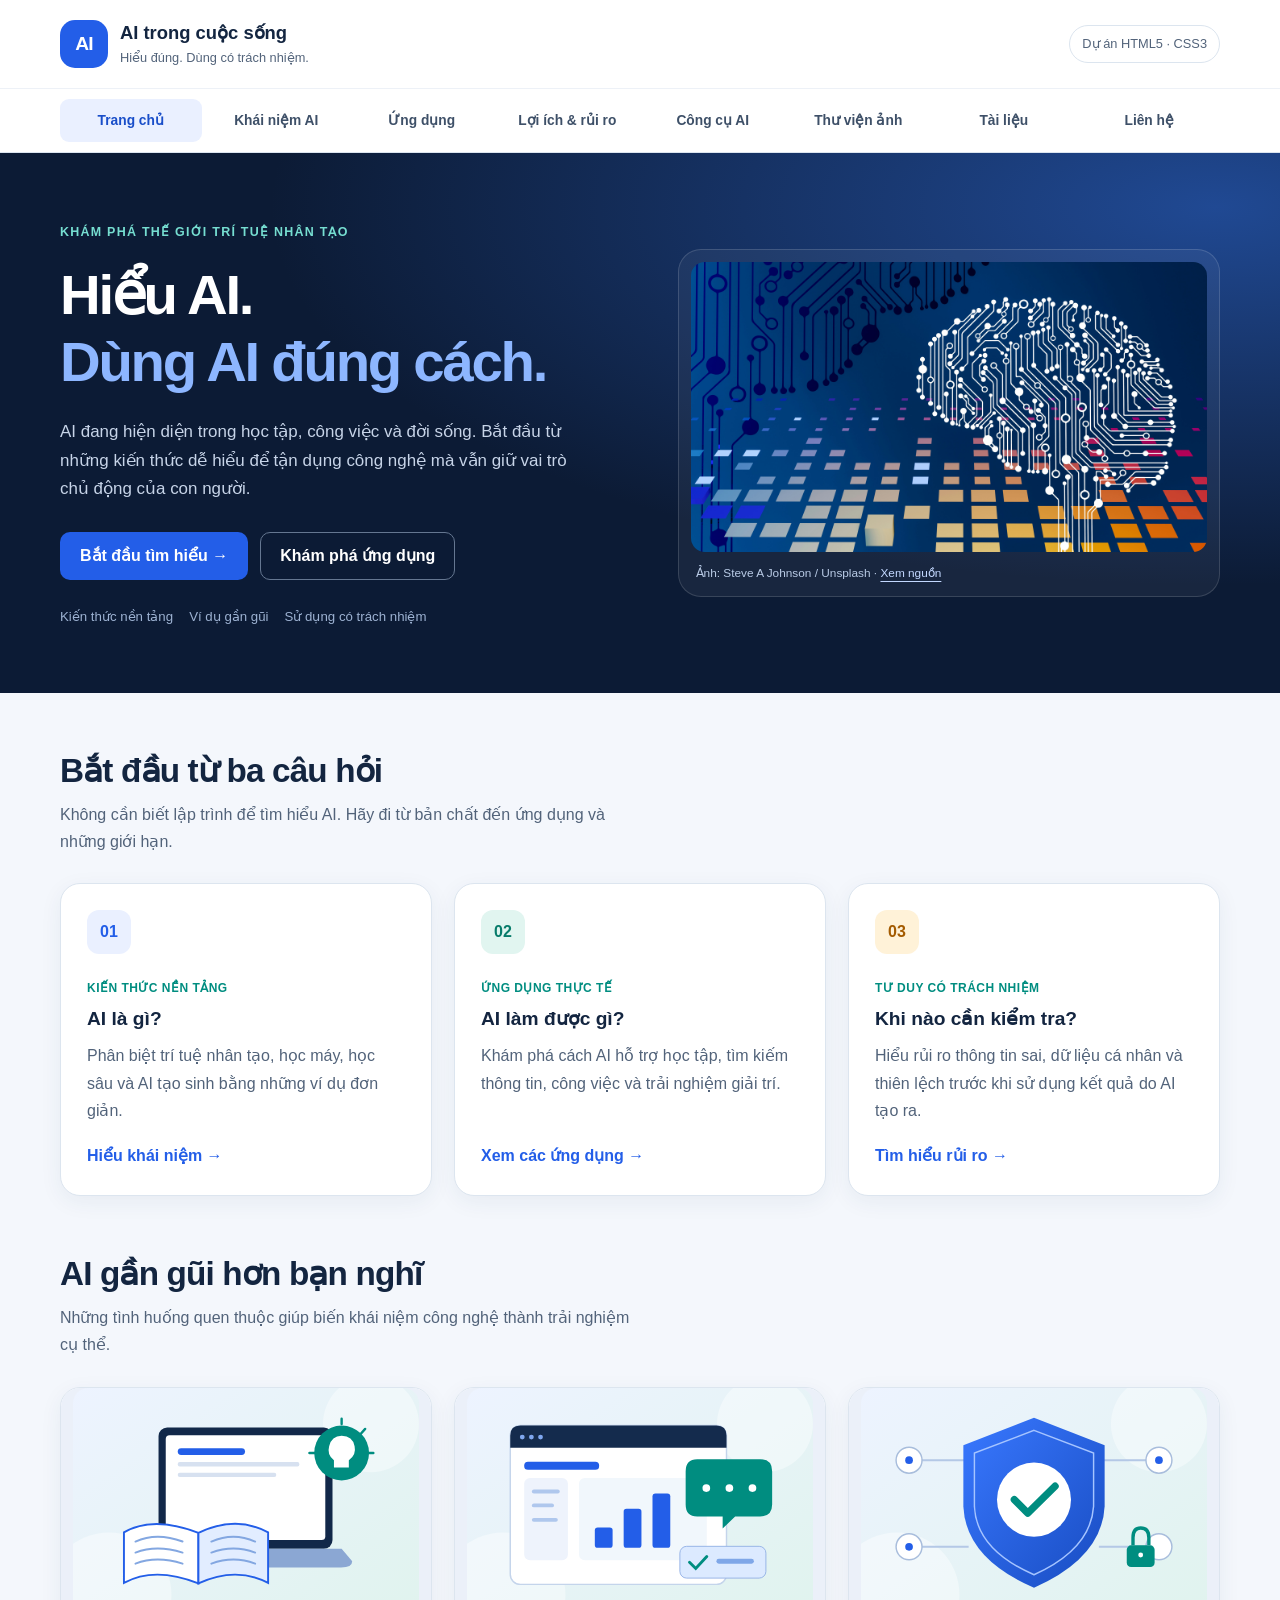
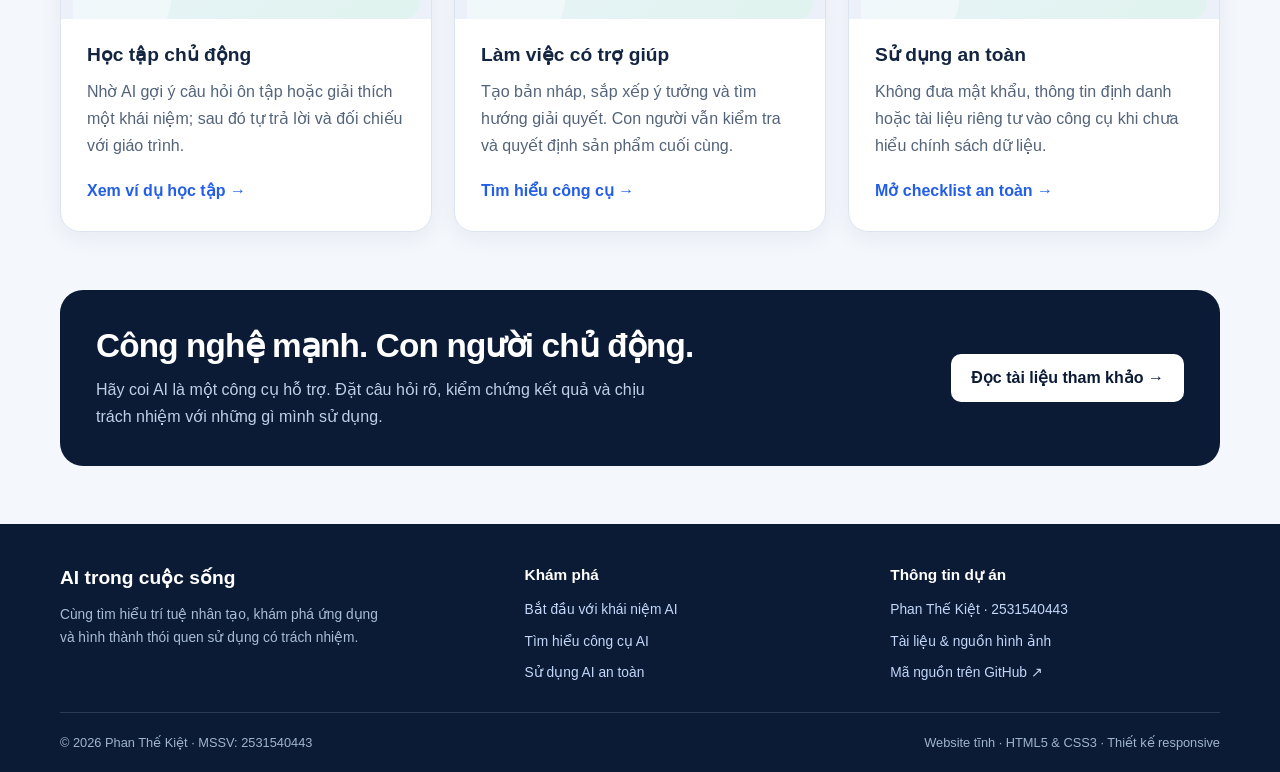
<file: index.html>
<!DOCTYPE html>
<html lang="vi">
<head>
  <meta charset="UTF-8">
  <meta name="viewport" content="width=device-width, initial-scale=1">
  <meta name="description" content="Khám phá khái niệm, ứng dụng, công cụ và cách sử dụng trí tuệ nhân tạo có trách nhiệm.">
  <title>Trang chủ | AI trong cuộc sống</title>
  <link rel="icon" href="images/ai-network.svg" type="image/svg+xml">
  <link rel="stylesheet" href="css/style.css">
</head>
<body>
  <a class="skip-link" href="#noi-dung">Bỏ qua menu, đến nội dung</a>
  <header class="site-header">
    <div class="container brand-row">
      <a class="brand" href="index.html" aria-label="AI trong cuộc sống — Trang chủ">
        <span class="brand-mark" aria-hidden="true">AI</span>
        <span class="brand-copy"><strong>AI trong cuộc sống</strong><small>Hiểu đúng. Dùng có trách nhiệm.</small></span>
      </a>
      <span class="project-badge">Dự án HTML5 · CSS3</span>
    </div>
    <nav class="site-nav" aria-label="Điều hướng chính">
      <ul class="container nav-list">
        <li><a href="index.html" aria-current="page">Trang chủ</a></li>
        <li><a href="khai-niem.html">Khái niệm AI</a></li>
        <li><a href="ung-dung.html">Ứng dụng</a></li>
        <li><a href="loi-ich-rui-ro.html">Lợi ích &amp; rủi ro</a></li>
        <li><a href="cong-cu-ai.html">Công cụ AI</a></li>
        <li><a href="thu-vien-anh.html">Thư viện ảnh</a></li>
        <li><a href="tai-lieu.html">Tài liệu</a></li>
        <li><a href="lien-he.html">Liên hệ</a></li>
      </ul>
    </nav>
  </header>
  <main id="noi-dung">
    <section class="home-hero">
      <div class="container hero-grid">
        <div>
          <span class="eyebrow">Khám phá thế giới trí tuệ nhân tạo</span>
          <h1>Hiểu AI.<br><span>Dùng AI đúng cách.</span></h1>
          <p class="hero-lead">AI đang hiện diện trong học tập, công việc và đời sống. Bắt đầu từ những kiến thức dễ hiểu để tận dụng công nghệ mà vẫn giữ vai trò chủ động của con người.</p>
          <div class="button-row">
            <a class="btn btn-primary" href="khai-niem.html">Bắt đầu tìm hiểu →</a>
            <a class="btn btn-outline" href="ung-dung.html">Khám phá ứng dụng</a>
          </div>
          <p class="hero-meta"><span>Kiến thức nền tảng</span><span>Ví dụ gần gũi</span><span>Sử dụng có trách nhiệm</span></p>
        </div>
        <figure class="hero-visual">
          <img src="images/ai-home.jpg" alt="Bảng mạch với chi tiết gợi hình bộ não, minh họa công nghệ trí tuệ nhân tạo" width="5120" height="2880" fetchpriority="high">
          <figcaption>Ảnh: Steve A Johnson / Unsplash · <a href="tai-lieu.html#nguon-hinh-anh">Xem nguồn</a></figcaption>
        </figure>
      </div>
    </section>
    <section class="section-space" id="bat-dau">
      <div class="container">
        <div class="section-heading"><div><h2>Bắt đầu từ ba câu hỏi</h2><p>Không cần biết lập trình để tìm hiểu AI. Hãy đi từ bản chất đến ứng dụng và những giới hạn.</p></div></div>
        <div class="card-grid">
          <article class="card">
            <span class="card-icon" aria-hidden="true">01</span>
            <span class="card-tag">Kiến thức nền tảng</span>
            <h3>AI là gì?</h3>
            <p>Phân biệt trí tuệ nhân tạo, học máy, học sâu và AI tạo sinh bằng những ví dụ đơn giản.</p>
            <a class="text-link" href="khai-niem.html">Hiểu khái niệm</a>
          </article>
          <article class="card">
            <span class="card-icon teal" aria-hidden="true">02</span>
            <span class="card-tag">Ứng dụng thực tế</span>
            <h3>AI làm được gì?</h3>
            <p>Khám phá cách AI hỗ trợ học tập, tìm kiếm thông tin, công việc và trải nghiệm giải trí.</p>
            <a class="text-link" href="ung-dung.html">Xem các ứng dụng</a>
          </article>
          <article class="card">
            <span class="card-icon amber" aria-hidden="true">03</span>
            <span class="card-tag">Tư duy có trách nhiệm</span>
            <h3>Khi nào cần kiểm tra?</h3>
            <p>Hiểu rủi ro thông tin sai, dữ liệu cá nhân và thiên lệch trước khi sử dụng kết quả do AI tạo ra.</p>
            <a class="text-link" href="loi-ich-rui-ro.html">Tìm hiểu rủi ro</a>
          </article>
        </div>
      </div>
    </section>
    <section class="section-space" id="gan-gui">
      <div class="container">
        <div class="section-heading"><div><h2>AI gần gũi hơn bạn nghĩ</h2><p>Những tình huống quen thuộc giúp biến khái niệm công nghệ thành trải nghiệm cụ thể.</p></div></div>
        <div class="card-grid">
          <article class="card">
            <div class="card-media"><img src="images/ai-learning.svg" alt="Máy tính và sách mở minh họa việc học có AI hỗ trợ" width="720" height="480" loading="lazy"></div>
            <h3>Học tập chủ động</h3>
            <p>Nhờ AI gợi ý câu hỏi ôn tập hoặc giải thích một khái niệm; sau đó tự trả lời và đối chiếu với giáo trình.</p>
            <a class="text-link" href="ung-dung.html#giao-duc">Xem ví dụ học tập</a>
          </article>
          <article class="card">
            <div class="card-media"><img src="images/ai-workspace.svg" alt="Cửa sổ công việc với biểu đồ và hội thoại AI" width="720" height="480" loading="lazy"></div>
            <h3>Làm việc có trợ giúp</h3>
            <p>Tạo bản nháp, sắp xếp ý tưởng và tìm hướng giải quyết. Con người vẫn kiểm tra và quyết định sản phẩm cuối cùng.</p>
            <a class="text-link" href="cong-cu-ai.html">Tìm hiểu công cụ</a>
          </article>
          <article class="card">
            <div class="card-media"><img src="images/ai-safe.svg" alt="Tấm khiên có dấu xác nhận minh họa việc dùng AI an toàn" width="720" height="480" loading="lazy"></div>
            <h3>Sử dụng an toàn</h3>
            <p>Không đưa mật khẩu, thông tin định danh hoặc tài liệu riêng tư vào công cụ khi chưa hiểu chính sách dữ liệu.</p>
            <a class="text-link" href="loi-ich-rui-ro.html#kiem-tra">Mở checklist an toàn</a>
          </article>
        </div>
      </div>
    </section>
    <section class="section-space">
      <div class="container">
        <div class="cta-band">
          <div><h2>Công nghệ mạnh. Con người chủ động.</h2><p>Hãy coi AI là một công cụ hỗ trợ. Đặt câu hỏi rõ, kiểm chứng kết quả và chịu trách nhiệm với những gì mình sử dụng.</p></div>
          <a class="btn btn-light" href="tai-lieu.html">Đọc tài liệu tham khảo →</a>
        </div>
      </div>
    </section>
  </main>
  <footer class="site-footer">
    <div class="container">
      <div class="footer-grid">
        <div>
          <h2>AI trong cuộc sống</h2>
          <p>Cùng tìm hiểu trí tuệ nhân tạo, khám phá ứng dụng và hình thành thói quen sử dụng có trách nhiệm.</p>
        </div>
        <div>
          <h3>Khám phá</h3>
          <ul>
            <li><a href="khai-niem.html">Bắt đầu với khái niệm AI</a></li>
            <li><a href="cong-cu-ai.html">Tìm hiểu công cụ AI</a></li>
            <li><a href="loi-ich-rui-ro.html">Sử dụng AI an toàn</a></li>
          </ul>
        </div>
        <div>
          <h3>Thông tin dự án</h3>
          <ul>
            <li><a href="lien-he.html">Phan Thế Kiệt · 2531540443</a></li>
            <li><a href="tai-lieu.html">Tài liệu &amp; nguồn hình ảnh</a></li>
            <li><a href="https://github.com/Tkittt/AI-Website" target="_blank" rel="noopener noreferrer">Mã nguồn trên GitHub ↗</a></li>
          </ul>
        </div>
      </div>
      <div class="footer-bottom">
        <p>&copy; 2026 Phan Thế Kiệt · MSSV: 2531540443</p>
        <p>Website tĩnh · HTML5 &amp; CSS3 · Thiết kế responsive</p>
      </div>
    </div>
  </footer>
</body>
</html>
</file>
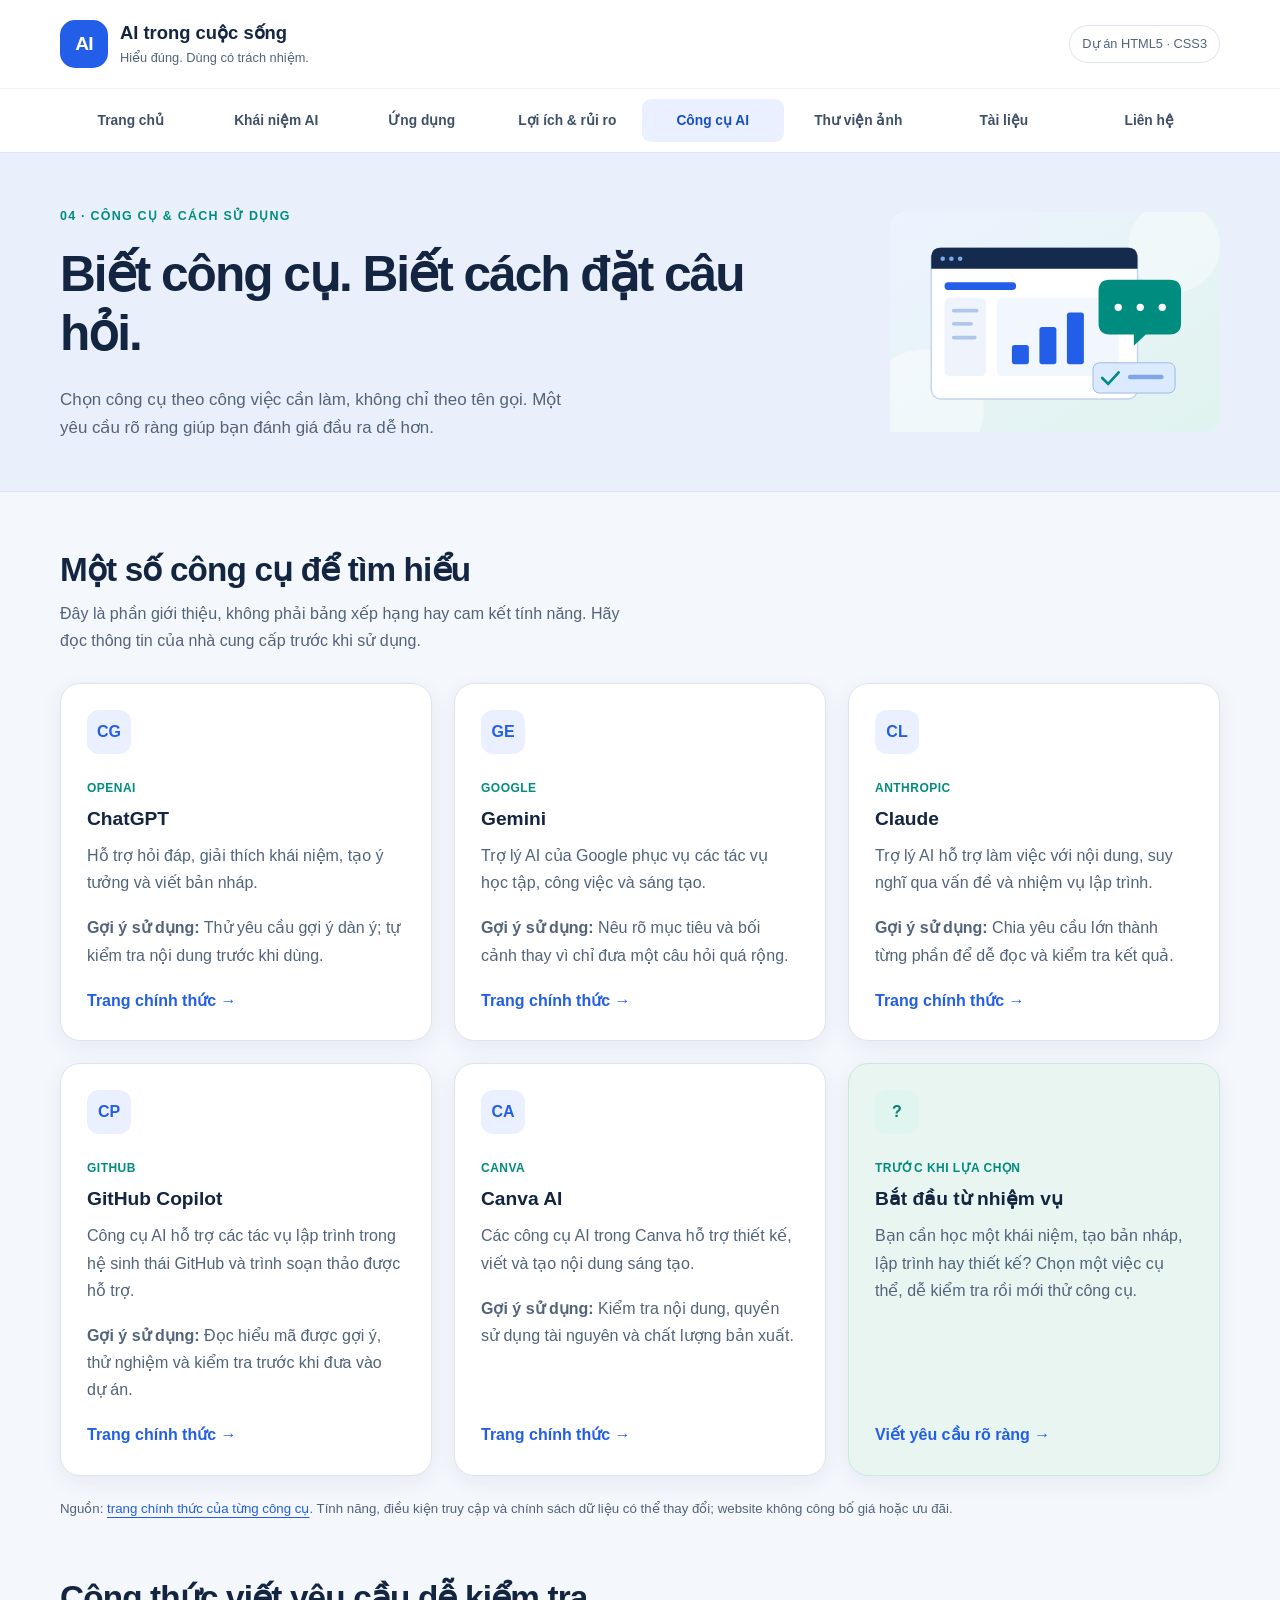
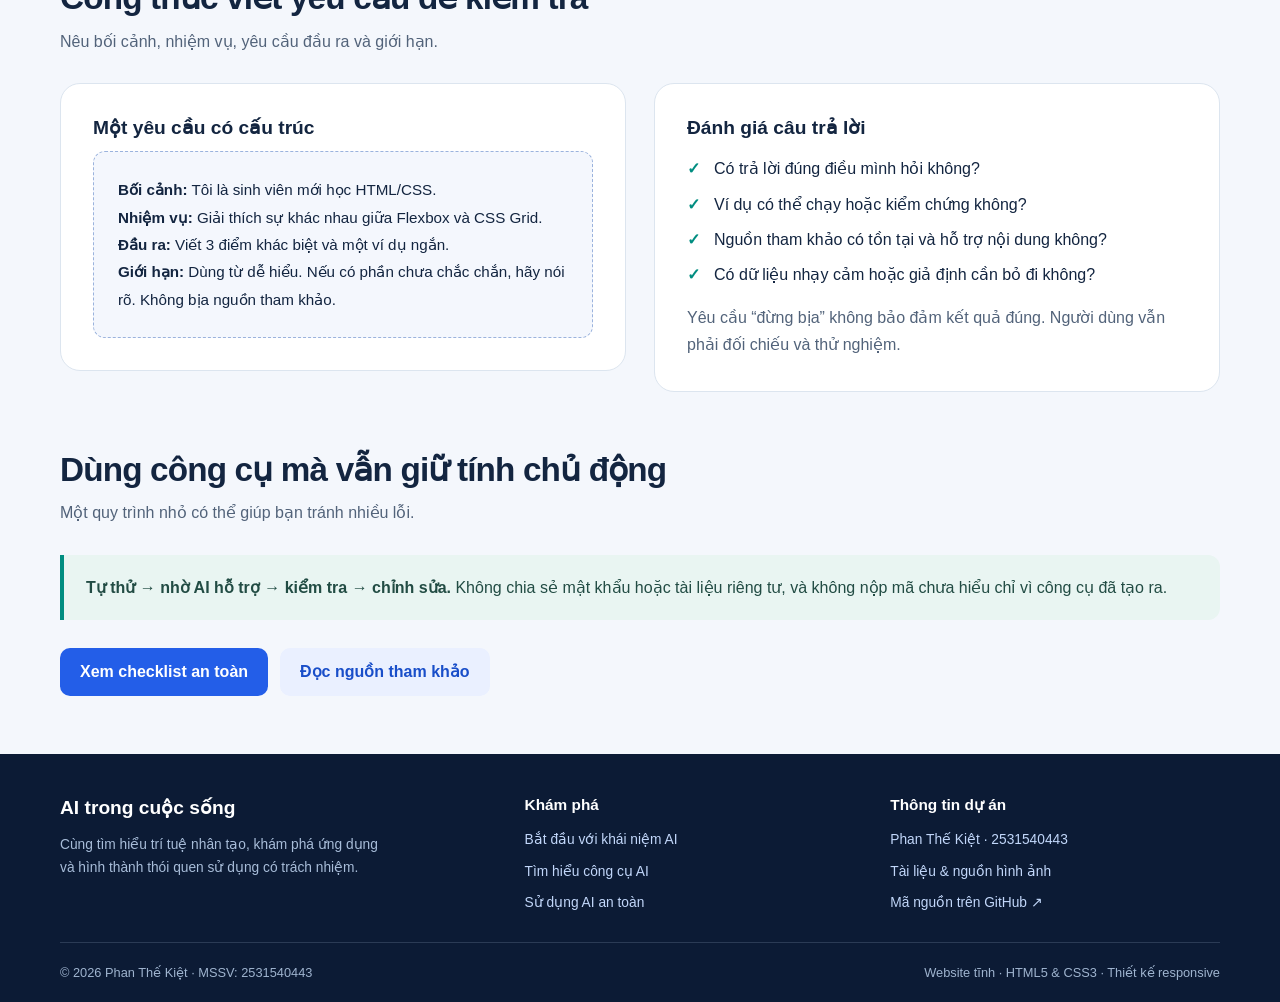
<file: cong-cu-ai.html>
<!DOCTYPE html>
<html lang="vi">
<head>
  <meta charset="UTF-8">
  <meta name="viewport" content="width=device-width, initial-scale=1">
  <meta name="description" content="Tìm hiểu một số công cụ AI, nguồn chính thức và cách viết yêu cầu có thể kiểm tra.">
  <title>Công cụ AI | AI trong cuộc sống</title>
  <link rel="icon" href="images/ai-network.svg" type="image/svg+xml">
  <link rel="stylesheet" href="css/style.css">
</head>
<body>
  <a class="skip-link" href="#noi-dung">Bỏ qua menu, đến nội dung</a>
  <header class="site-header">
    <div class="container brand-row">
      <a class="brand" href="index.html" aria-label="AI trong cuộc sống — Trang chủ">
        <span class="brand-mark" aria-hidden="true">AI</span>
        <span class="brand-copy"><strong>AI trong cuộc sống</strong><small>Hiểu đúng. Dùng có trách nhiệm.</small></span>
      </a>
      <span class="project-badge">Dự án HTML5 · CSS3</span>
    </div>
    <nav class="site-nav" aria-label="Điều hướng chính">
      <ul class="container nav-list">
        <li><a href="index.html">Trang chủ</a></li>
        <li><a href="khai-niem.html">Khái niệm AI</a></li>
        <li><a href="ung-dung.html">Ứng dụng</a></li>
        <li><a href="loi-ich-rui-ro.html">Lợi ích &amp; rủi ro</a></li>
        <li><a href="cong-cu-ai.html" aria-current="page">Công cụ AI</a></li>
        <li><a href="thu-vien-anh.html">Thư viện ảnh</a></li>
        <li><a href="tai-lieu.html">Tài liệu</a></li>
        <li><a href="lien-he.html">Liên hệ</a></li>
      </ul>
    </nav>
  </header>
  <main id="noi-dung">
    <section class="page-hero">
      <div class="container hero-grid">
        <div>
          <span class="eyebrow">04 · Công cụ &amp; cách sử dụng</span>
          <h1>Biết công cụ. Biết cách đặt câu hỏi.</h1>
          <p class="hero-lead">Chọn công cụ theo công việc cần làm, không chỉ theo tên gọi. Một yêu cầu rõ ràng giúp bạn đánh giá đầu ra dễ hơn.</p>
        </div>
        <img class="hero-illustration" src="images/ai-workspace.svg" alt="Cửa sổ làm việc với biểu đồ và hội thoại minh họa các công cụ AI" width="720" height="480">
      </div>
    </section>    <section class="section-space" id="danh-sach">
      <div class="container">
        <div class="section-heading"><div><h2>Một số công cụ để tìm hiểu</h2><p>Đây là phần giới thiệu, không phải bảng xếp hạng hay cam kết tính năng. Hãy đọc thông tin của nhà cung cấp trước khi sử dụng.</p></div></div>
        <div class="card-grid">
          <article class="card"><span class="card-icon" aria-hidden="true">CG</span><span class="card-tag">OpenAI</span><h3>ChatGPT</h3><p>Hỗ trợ hỏi đáp, giải thích khái niệm, tạo ý tưởng và viết bản nháp.</p><p><strong>Gợi ý sử dụng:</strong> Thử yêu cầu gợi ý dàn ý; tự kiểm tra nội dung trước khi dùng.</p><a class="text-link" href="https://chatgpt.com/overview/" target="_blank" rel="noopener noreferrer">Trang chính thức <span class="visually-hidden">của ChatGPT</span></a></article>
          <article class="card"><span class="card-icon" aria-hidden="true">GE</span><span class="card-tag">Google</span><h3>Gemini</h3><p>Trợ lý AI của Google phục vụ các tác vụ học tập, công việc và sáng tạo.</p><p><strong>Gợi ý sử dụng:</strong> Nêu rõ mục tiêu và bối cảnh thay vì chỉ đưa một câu hỏi quá rộng.</p><a class="text-link" href="https://gemini.google/about/" target="_blank" rel="noopener noreferrer">Trang chính thức <span class="visually-hidden">của Gemini</span></a></article>
          <article class="card"><span class="card-icon" aria-hidden="true">CL</span><span class="card-tag">Anthropic</span><h3>Claude</h3><p>Trợ lý AI hỗ trợ làm việc với nội dung, suy nghĩ qua vấn đề và nhiệm vụ lập trình.</p><p><strong>Gợi ý sử dụng:</strong> Chia yêu cầu lớn thành từng phần để dễ đọc và kiểm tra kết quả.</p><a class="text-link" href="https://claude.com/product/overview" target="_blank" rel="noopener noreferrer">Trang chính thức <span class="visually-hidden">của Claude</span></a></article>
          <article class="card"><span class="card-icon" aria-hidden="true">CP</span><span class="card-tag">GitHub</span><h3>GitHub Copilot</h3><p>Công cụ AI hỗ trợ các tác vụ lập trình trong hệ sinh thái GitHub và trình soạn thảo được hỗ trợ.</p><p><strong>Gợi ý sử dụng:</strong> Đọc hiểu mã được gợi ý, thử nghiệm và kiểm tra trước khi đưa vào dự án.</p><a class="text-link" href="https://github.com/features/copilot" target="_blank" rel="noopener noreferrer">Trang chính thức <span class="visually-hidden">của GitHub Copilot</span></a></article>
          <article class="card"><span class="card-icon" aria-hidden="true">CA</span><span class="card-tag">Canva</span><h3>Canva AI</h3><p>Các công cụ AI trong Canva hỗ trợ thiết kế, viết và tạo nội dung sáng tạo.</p><p><strong>Gợi ý sử dụng:</strong> Kiểm tra nội dung, quyền sử dụng tài nguyên và chất lượng bản xuất.</p><a class="text-link" href="https://www.canva.com/canva-ai/" target="_blank" rel="noopener noreferrer">Trang chính thức <span class="visually-hidden">của Canva AI</span></a></article>
          <article class="card panel-tint"><span class="card-icon teal" aria-hidden="true">?</span><span class="card-tag">Trước khi lựa chọn</span><h3>Bắt đầu từ nhiệm vụ</h3><p>Bạn cần học một khái niệm, tạo bản nháp, lập trình hay thiết kế? Chọn một việc cụ thể, dễ kiểm tra rồi mới thử công cụ.</p><a class="text-link" href="#viet-yeu-cau">Viết yêu cầu rõ ràng</a></article>
        </div>
        <p class="source-note">Nguồn: <a href="tai-lieu.html#nguon-cong-cu">trang chính thức của từng công cụ</a>. Tính năng, điều kiện truy cập và chính sách dữ liệu có thể thay đổi; website không công bố giá hoặc ưu đãi.</p>
      </div>
    </section>    <section class="section-space" id="viet-yeu-cau">
      <div class="container">
        <div class="section-heading"><div><h2>Công thức viết yêu cầu dễ kiểm tra</h2><p>Nêu bối cảnh, nhiệm vụ, yêu cầu đầu ra và giới hạn.</p></div></div>
        <div class="split">
          <article class="panel"><h3>Một yêu cầu có cấu trúc</h3><div class="prompt-box"><strong>Bối cảnh:</strong> Tôi là sinh viên mới học HTML/CSS.
<strong>Nhiệm vụ:</strong> Giải thích sự khác nhau giữa Flexbox và CSS Grid.
<strong>Đầu ra:</strong> Viết 3 điểm khác biệt và một ví dụ ngắn.
<strong>Giới hạn:</strong> Dùng từ dễ hiểu. Nếu có phần chưa chắc chắn, hãy nói rõ. Không bịa nguồn tham khảo.</div></article>
          <article class="panel"><h3>Đánh giá câu trả lời</h3><ul class="check-list"><li>Có trả lời đúng điều mình hỏi không?</li><li>Ví dụ có thể chạy hoặc kiểm chứng không?</li><li>Nguồn tham khảo có tồn tại và hỗ trợ nội dung không?</li><li>Có dữ liệu nhạy cảm hoặc giả định cần bỏ đi không?</li></ul><p>Yêu cầu “đừng bịa” không bảo đảm kết quả đúng. Người dùng vẫn phải đối chiếu và thử nghiệm.</p></article>
        </div>
      </div>
    </section>    <section class="section-space" id="nguyen-tac">
      <div class="container">
        <div class="section-heading"><div><h2>Dùng công cụ mà vẫn giữ tính chủ động</h2><p>Một quy trình nhỏ có thể giúp bạn tránh nhiều lỗi.</p></div></div>
        <div class="note"><p><strong>Tự thử → nhờ AI hỗ trợ → kiểm tra → chỉnh sửa.</strong> Không chia sẻ mật khẩu hoặc tài liệu riêng tư, và không nộp mã chưa hiểu chỉ vì công cụ đã tạo ra.</p></div>
        <div class="button-row"><a class="btn btn-primary" href="loi-ich-rui-ro.html#kiem-tra">Xem checklist an toàn</a><a class="btn btn-secondary" href="tai-lieu.html">Đọc nguồn tham khảo</a></div>
      </div>
    </section>
  </main>
  <footer class="site-footer">
    <div class="container">
      <div class="footer-grid">
        <div>
          <h2>AI trong cuộc sống</h2>
          <p>Cùng tìm hiểu trí tuệ nhân tạo, khám phá ứng dụng và hình thành thói quen sử dụng có trách nhiệm.</p>
        </div>
        <div>
          <h3>Khám phá</h3>
          <ul>
            <li><a href="khai-niem.html">Bắt đầu với khái niệm AI</a></li>
            <li><a href="cong-cu-ai.html">Tìm hiểu công cụ AI</a></li>
            <li><a href="loi-ich-rui-ro.html">Sử dụng AI an toàn</a></li>
          </ul>
        </div>
        <div>
          <h3>Thông tin dự án</h3>
          <ul>
            <li><a href="lien-he.html">Phan Thế Kiệt · 2531540443</a></li>
            <li><a href="tai-lieu.html">Tài liệu &amp; nguồn hình ảnh</a></li>
            <li><a href="https://github.com/Tkittt/AI-Website" target="_blank" rel="noopener noreferrer">Mã nguồn trên GitHub ↗</a></li>
          </ul>
        </div>
      </div>
      <div class="footer-bottom">
        <p>&copy; 2026 Phan Thế Kiệt · MSSV: 2531540443</p>
        <p>Website tĩnh · HTML5 &amp; CSS3 · Thiết kế responsive</p>
      </div>
    </div>
  </footer>
</body>
</html>
</file>
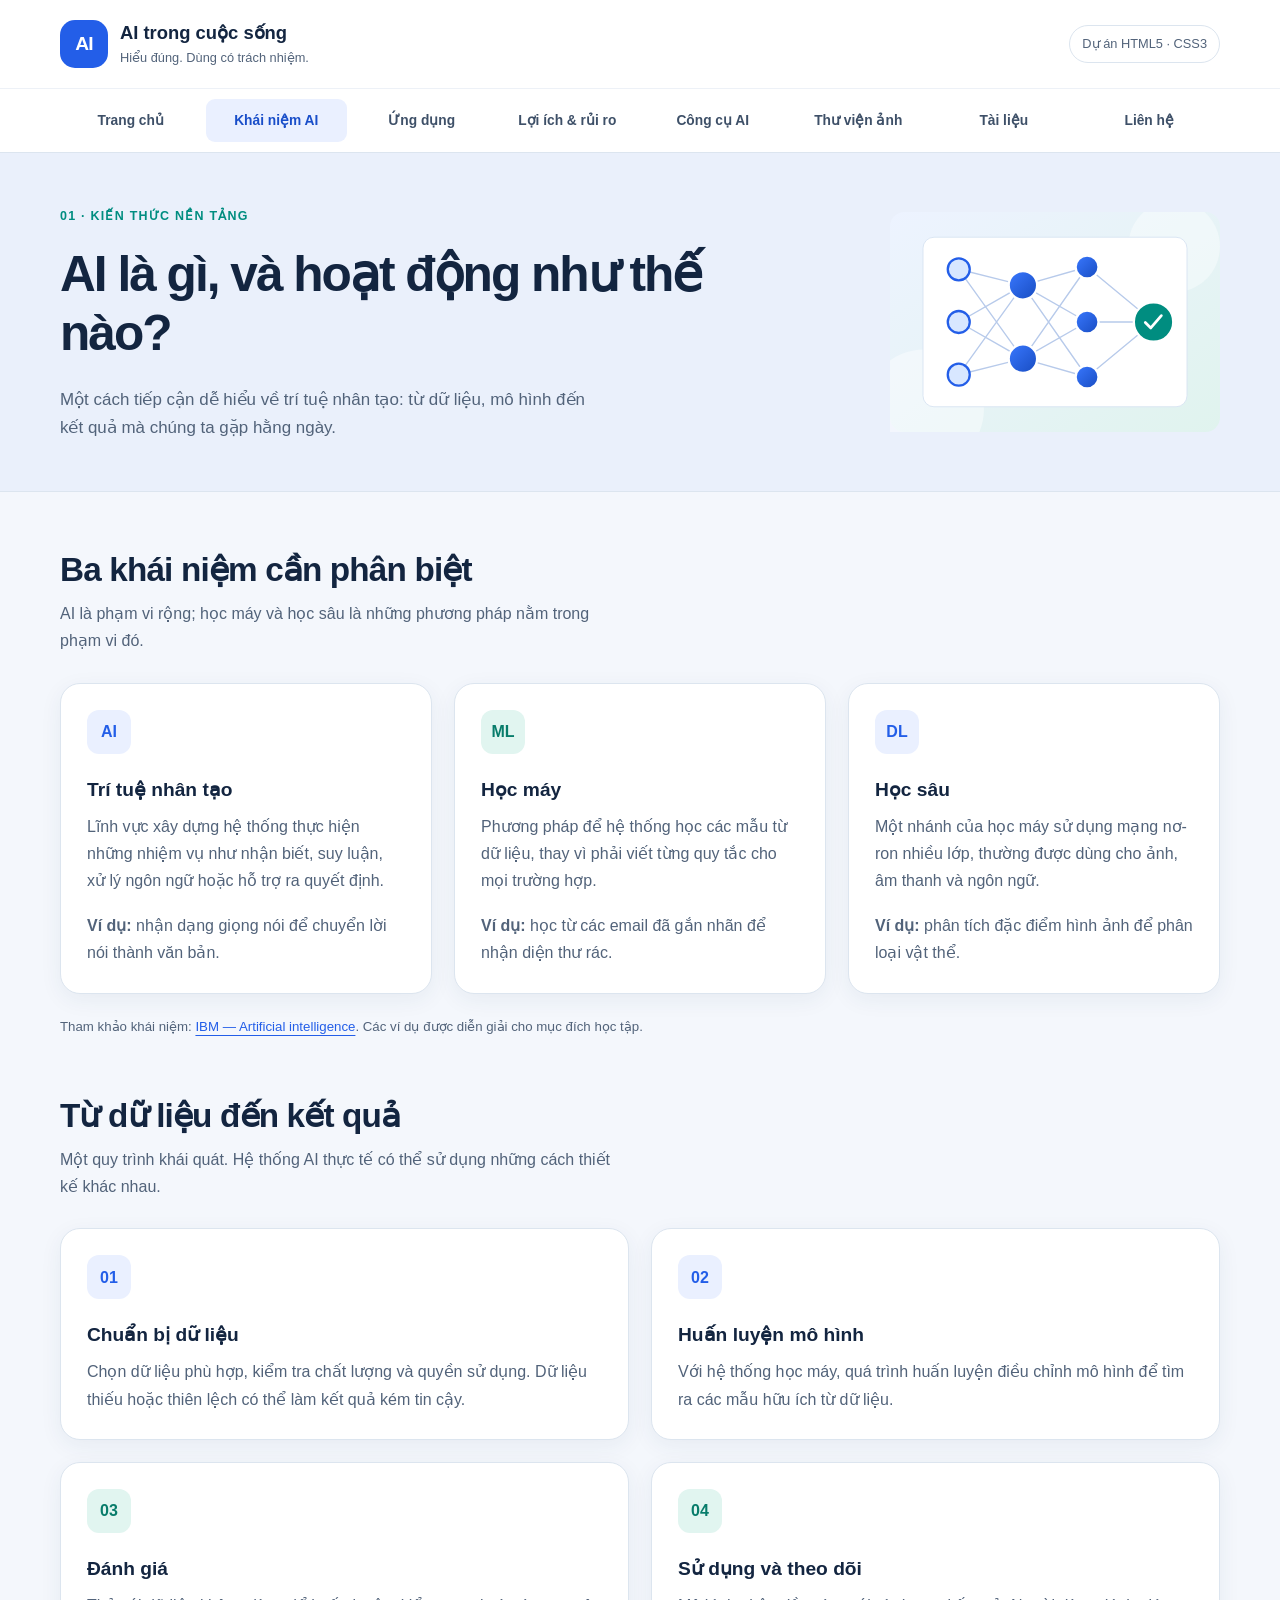
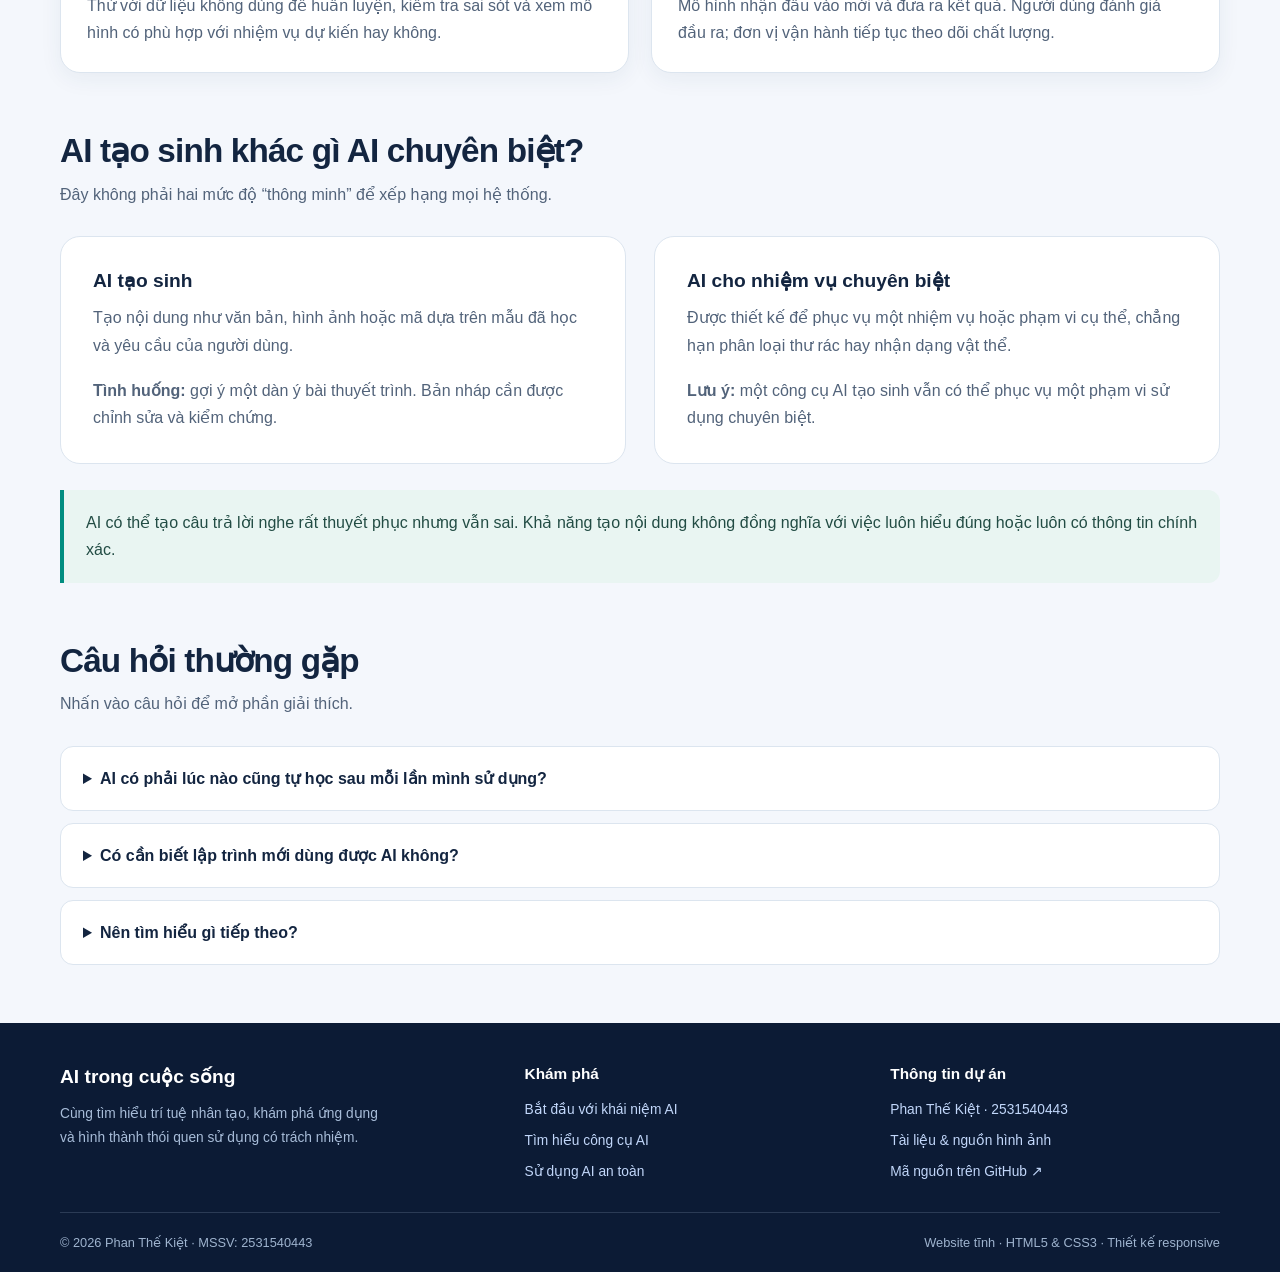
<file: khai-niem.html>
<!DOCTYPE html>
<html lang="vi">
<head>
  <meta charset="UTF-8">
  <meta name="viewport" content="width=device-width, initial-scale=1">
  <meta name="description" content="Tìm hiểu AI, học máy, học sâu, AI tạo sinh và quy trình hoạt động cơ bản.">
  <title>Khái niệm AI | AI trong cuộc sống</title>
  <link rel="icon" href="images/ai-network.svg" type="image/svg+xml">
  <link rel="stylesheet" href="css/style.css">
</head>
<body>
  <a class="skip-link" href="#noi-dung">Bỏ qua menu, đến nội dung</a>
  <header class="site-header">
    <div class="container brand-row">
      <a class="brand" href="index.html" aria-label="AI trong cuộc sống — Trang chủ">
        <span class="brand-mark" aria-hidden="true">AI</span>
        <span class="brand-copy"><strong>AI trong cuộc sống</strong><small>Hiểu đúng. Dùng có trách nhiệm.</small></span>
      </a>
      <span class="project-badge">Dự án HTML5 · CSS3</span>
    </div>
    <nav class="site-nav" aria-label="Điều hướng chính">
      <ul class="container nav-list">
        <li><a href="index.html">Trang chủ</a></li>
        <li><a href="khai-niem.html" aria-current="page">Khái niệm AI</a></li>
        <li><a href="ung-dung.html">Ứng dụng</a></li>
        <li><a href="loi-ich-rui-ro.html">Lợi ích &amp; rủi ro</a></li>
        <li><a href="cong-cu-ai.html">Công cụ AI</a></li>
        <li><a href="thu-vien-anh.html">Thư viện ảnh</a></li>
        <li><a href="tai-lieu.html">Tài liệu</a></li>
        <li><a href="lien-he.html">Liên hệ</a></li>
      </ul>
    </nav>
  </header>
  <main id="noi-dung">
    <section class="page-hero">
      <div class="container hero-grid">
        <div>
          <span class="eyebrow">01 · Kiến thức nền tảng</span>
          <h1>AI là gì, và hoạt động như thế nào?</h1>
          <p class="hero-lead">Một cách tiếp cận dễ hiểu về trí tuệ nhân tạo: từ dữ liệu, mô hình đến kết quả mà chúng ta gặp hằng ngày.</p>
        </div>
        <img class="hero-illustration" src="images/ai-network.svg" alt="Các nút dữ liệu liên kết thành một mạng xử lý minh họa AI" width="720" height="480">
      </div>
    </section>    <section class="section-space" id="khai-niem">
      <div class="container">
        <div class="section-heading"><div><h2>Ba khái niệm cần phân biệt</h2><p>AI là phạm vi rộng; học máy và học sâu là những phương pháp nằm trong phạm vi đó.</p></div></div>
        <div class="card-grid">
          <article class="card"><span class="card-icon" aria-hidden="true">AI</span><h3>Trí tuệ nhân tạo</h3><p>Lĩnh vực xây dựng hệ thống thực hiện những nhiệm vụ như nhận biết, suy luận, xử lý ngôn ngữ hoặc hỗ trợ ra quyết định.</p><p><strong>Ví dụ:</strong> nhận dạng giọng nói để chuyển lời nói thành văn bản.</p></article>
          <article class="card"><span class="card-icon teal" aria-hidden="true">ML</span><h3>Học máy</h3><p>Phương pháp để hệ thống học các mẫu từ dữ liệu, thay vì phải viết từng quy tắc cho mọi trường hợp.</p><p><strong>Ví dụ:</strong> học từ các email đã gắn nhãn để nhận diện thư rác.</p></article>
          <article class="card"><span class="card-icon" aria-hidden="true">DL</span><h3>Học sâu</h3><p>Một nhánh của học máy sử dụng mạng nơ-ron nhiều lớp, thường được dùng cho ảnh, âm thanh và ngôn ngữ.</p><p><strong>Ví dụ:</strong> phân tích đặc điểm hình ảnh để phân loại vật thể.</p></article>
        </div>
        <p class="source-note">Tham khảo khái niệm: <a href="tai-lieu.html#ibm">IBM — Artificial intelligence</a>. Các ví dụ được diễn giải cho mục đích học tập.</p>
      </div>
    </section>    <section class="section-space" id="quy-trinh">
      <div class="container">
        <div class="section-heading"><div><h2>Từ dữ liệu đến kết quả</h2><p>Một quy trình khái quát. Hệ thống AI thực tế có thể sử dụng những cách thiết kế khác nhau.</p></div></div>
        <div class="card-grid grid-two">
          <article class="card"><span class="card-icon" aria-hidden="true">01</span><h3>Chuẩn bị dữ liệu</h3><p>Chọn dữ liệu phù hợp, kiểm tra chất lượng và quyền sử dụng. Dữ liệu thiếu hoặc thiên lệch có thể làm kết quả kém tin cậy.</p></article>
          <article class="card"><span class="card-icon" aria-hidden="true">02</span><h3>Huấn luyện mô hình</h3><p>Với hệ thống học máy, quá trình huấn luyện điều chỉnh mô hình để tìm ra các mẫu hữu ích từ dữ liệu.</p></article>
          <article class="card"><span class="card-icon teal" aria-hidden="true">03</span><h3>Đánh giá</h3><p>Thử với dữ liệu không dùng để huấn luyện, kiểm tra sai sót và xem mô hình có phù hợp với nhiệm vụ dự kiến hay không.</p></article>
          <article class="card"><span class="card-icon teal" aria-hidden="true">04</span><h3>Sử dụng và theo dõi</h3><p>Mô hình nhận đầu vào mới và đưa ra kết quả. Người dùng đánh giá đầu ra; đơn vị vận hành tiếp tục theo dõi chất lượng.</p></article>
        </div>
      </div>
    </section>    <section class="section-space" id="tao-sinh">
      <div class="container">
        <div class="section-heading"><div><h2>AI tạo sinh khác gì AI chuyên biệt?</h2><p>Đây không phải hai mức độ “thông minh” để xếp hạng mọi hệ thống.</p></div></div>
        <div class="split">
          <article class="panel"><h3>AI tạo sinh</h3><p>Tạo nội dung như văn bản, hình ảnh hoặc mã dựa trên mẫu đã học và yêu cầu của người dùng.</p><p><strong>Tình huống:</strong> gợi ý một dàn ý bài thuyết trình. Bản nháp cần được chỉnh sửa và kiểm chứng.</p></article>
          <article class="panel"><h3>AI cho nhiệm vụ chuyên biệt</h3><p>Được thiết kế để phục vụ một nhiệm vụ hoặc phạm vi cụ thể, chẳng hạn phân loại thư rác hay nhận dạng vật thể.</p><p><strong>Lưu ý:</strong> một công cụ AI tạo sinh vẫn có thể phục vụ một phạm vi sử dụng chuyên biệt.</p></article>
        </div>
        <div class="note"><p>AI có thể tạo câu trả lời nghe rất thuyết phục nhưng vẫn sai. Khả năng tạo nội dung không đồng nghĩa với việc luôn hiểu đúng hoặc luôn có thông tin chính xác.</p></div>
      </div>
    </section>    <section class="section-space" id="cau-hoi">
      <div class="container">
        <div class="section-heading"><div><h2>Câu hỏi thường gặp</h2><p>Nhấn vào câu hỏi để mở phần giải thích.</p></div></div>
        <div class="faq">
          <details><summary>AI có phải lúc nào cũng tự học sau mỗi lần mình sử dụng?</summary><p>Không. Điều đó phụ thuộc cách hệ thống được thiết kế và chính sách dữ liệu của dịch vụ. Việc trò chuyện với một công cụ không tự động chứng minh mô hình được huấn luyện lại ngay.</p></details>
          <details><summary>Có cần biết lập trình mới dùng được AI không?</summary><p>Không nhất thiết. Nhiều công cụ có giao diện hội thoại. Tuy vậy, hiểu nhiệm vụ và biết cách kiểm tra kết quả vẫn quan trọng.</p></details>
          <details><summary>Nên tìm hiểu gì tiếp theo?</summary><p>Đọc <a href="ung-dung.html">các ứng dụng thực tế</a>, rồi xem <a href="loi-ich-rui-ro.html">lợi ích và rủi ro</a> trước khi lựa chọn công cụ.</p></details>
        </div>
      </div>
    </section>
  </main>
  <footer class="site-footer">
    <div class="container">
      <div class="footer-grid">
        <div>
          <h2>AI trong cuộc sống</h2>
          <p>Cùng tìm hiểu trí tuệ nhân tạo, khám phá ứng dụng và hình thành thói quen sử dụng có trách nhiệm.</p>
        </div>
        <div>
          <h3>Khám phá</h3>
          <ul>
            <li><a href="khai-niem.html">Bắt đầu với khái niệm AI</a></li>
            <li><a href="cong-cu-ai.html">Tìm hiểu công cụ AI</a></li>
            <li><a href="loi-ich-rui-ro.html">Sử dụng AI an toàn</a></li>
          </ul>
        </div>
        <div>
          <h3>Thông tin dự án</h3>
          <ul>
            <li><a href="lien-he.html">Phan Thế Kiệt · 2531540443</a></li>
            <li><a href="tai-lieu.html">Tài liệu &amp; nguồn hình ảnh</a></li>
            <li><a href="https://github.com/Tkittt/AI-Website" target="_blank" rel="noopener noreferrer">Mã nguồn trên GitHub ↗</a></li>
          </ul>
        </div>
      </div>
      <div class="footer-bottom">
        <p>&copy; 2026 Phan Thế Kiệt · MSSV: 2531540443</p>
        <p>Website tĩnh · HTML5 &amp; CSS3 · Thiết kế responsive</p>
      </div>
    </div>
  </footer>
</body>
</html>
</file>
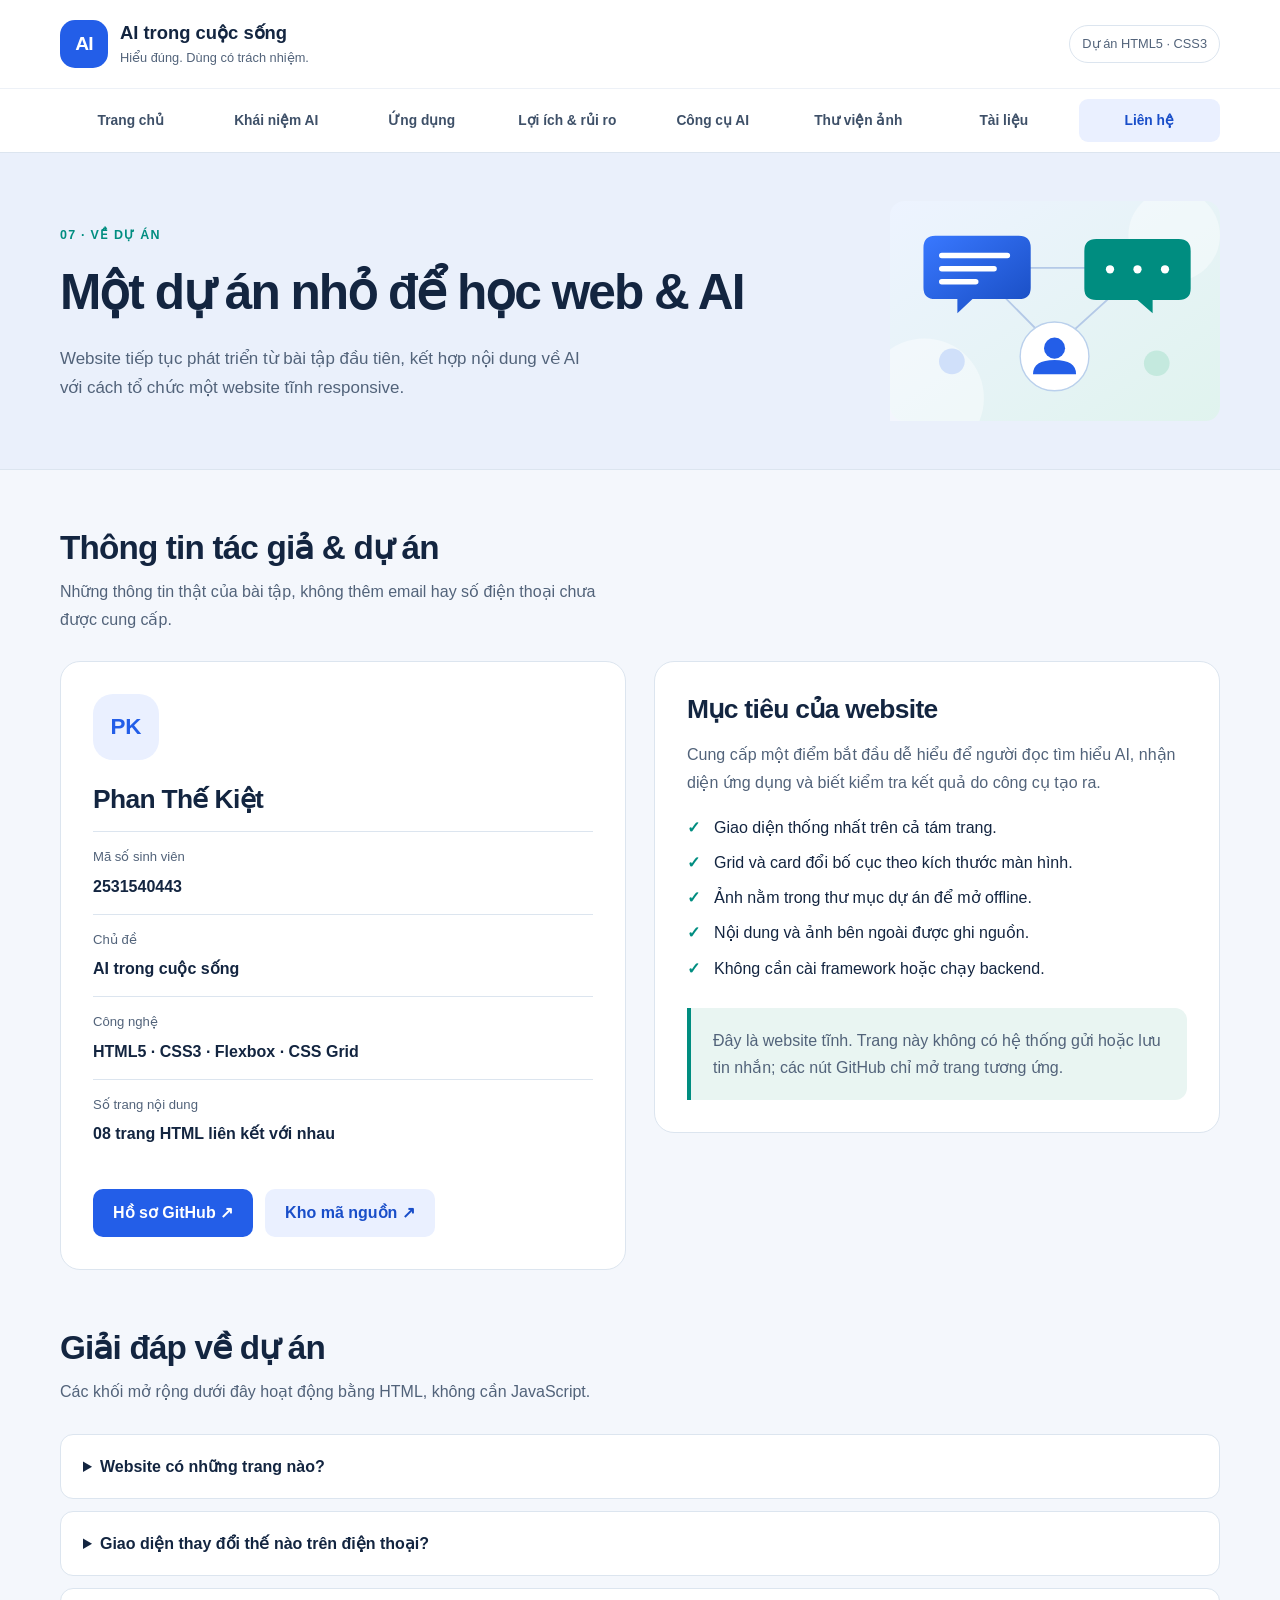
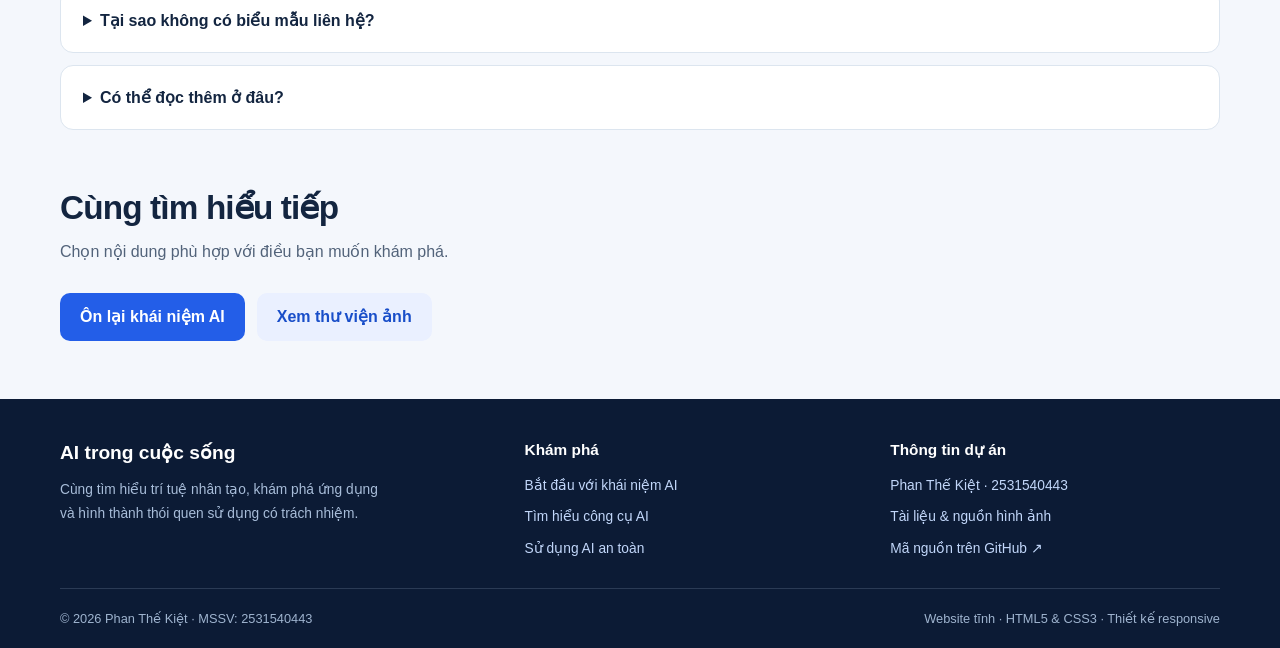
<file: lien-he.html>
<!DOCTYPE html>
<html lang="vi">
<head>
  <meta charset="UTF-8">
  <meta name="viewport" content="width=device-width, initial-scale=1">
  <meta name="description" content="Thông tin tác giả, giới thiệu dự án website tĩnh responsive và câu hỏi thường gặp.">
  <title>Liên hệ và giới thiệu | AI trong cuộc sống</title>
  <link rel="icon" href="images/ai-network.svg" type="image/svg+xml">
  <link rel="stylesheet" href="css/style.css">
</head>
<body>
  <a class="skip-link" href="#noi-dung">Bỏ qua menu, đến nội dung</a>
  <header class="site-header">
    <div class="container brand-row">
      <a class="brand" href="index.html" aria-label="AI trong cuộc sống — Trang chủ">
        <span class="brand-mark" aria-hidden="true">AI</span>
        <span class="brand-copy"><strong>AI trong cuộc sống</strong><small>Hiểu đúng. Dùng có trách nhiệm.</small></span>
      </a>
      <span class="project-badge">Dự án HTML5 · CSS3</span>
    </div>
    <nav class="site-nav" aria-label="Điều hướng chính">
      <ul class="container nav-list">
        <li><a href="index.html">Trang chủ</a></li>
        <li><a href="khai-niem.html">Khái niệm AI</a></li>
        <li><a href="ung-dung.html">Ứng dụng</a></li>
        <li><a href="loi-ich-rui-ro.html">Lợi ích &amp; rủi ro</a></li>
        <li><a href="cong-cu-ai.html">Công cụ AI</a></li>
        <li><a href="thu-vien-anh.html">Thư viện ảnh</a></li>
        <li><a href="tai-lieu.html">Tài liệu</a></li>
        <li><a href="lien-he.html" aria-current="page">Liên hệ</a></li>
      </ul>
    </nav>
  </header>
  <main id="noi-dung">
    <section class="page-hero">
      <div class="container hero-grid">
        <div>
          <span class="eyebrow">07 · Về dự án</span>
          <h1>Một dự án nhỏ để học web &amp; AI</h1>
          <p class="hero-lead">Website tiếp tục phát triển từ bài tập đầu tiên, kết hợp nội dung về AI với cách tổ chức một website tĩnh responsive.</p>
        </div>
        <img class="hero-illustration" src="images/ai-connect.svg" alt="Người dùng kết nối với các khung hội thoại minh họa trao đổi về dự án" width="720" height="480">
      </div>
    </section>    <section class="section-space" id="tac-gia">
      <div class="container">
        <div class="section-heading"><div><h2>Thông tin tác giả &amp; dự án</h2><p>Những thông tin thật của bài tập, không thêm email hay số điện thoại chưa được cung cấp.</p></div></div>
        <div class="split">
          <article class="panel"><div class="profile-mark" aria-hidden="true">PK</div><h2>Phan Thế Kiệt</h2><dl><div><dt>Mã số sinh viên</dt><dd>2531540443</dd></div><div><dt>Chủ đề</dt><dd>AI trong cuộc sống</dd></div><div><dt>Công nghệ</dt><dd>HTML5 · CSS3 · Flexbox · CSS Grid</dd></div><div><dt>Số trang nội dung</dt><dd>08 trang HTML liên kết với nhau</dd></div></dl><div class="button-row"><a class="btn btn-primary" href="https://github.com/Tkittt" target="_blank" rel="noopener noreferrer">Hồ sơ GitHub ↗</a><a class="btn btn-secondary" href="https://github.com/Tkittt/AI-Website" target="_blank" rel="noopener noreferrer">Kho mã nguồn ↗</a></div></article>
          <article class="panel"><h2>Mục tiêu của website</h2><p>Cung cấp một điểm bắt đầu dễ hiểu để người đọc tìm hiểu AI, nhận diện ứng dụng và biết kiểm tra kết quả do công cụ tạo ra.</p><ul class="check-list"><li>Giao diện thống nhất trên cả tám trang.</li><li>Grid và card đổi bố cục theo kích thước màn hình.</li><li>Ảnh nằm trong thư mục dự án để mở offline.</li><li>Nội dung và ảnh bên ngoài được ghi nguồn.</li><li>Không cần cài framework hoặc chạy backend.</li></ul><div class="note"><p>Đây là website tĩnh. Trang này không có hệ thống gửi hoặc lưu tin nhắn; các nút GitHub chỉ mở trang tương ứng.</p></div></article>
        </div>
      </div>
    </section>    <section class="section-space" id="hoi-dap">
      <div class="container">
        <div class="section-heading"><div><h2>Giải đáp về dự án</h2><p>Các khối mở rộng dưới đây hoạt động bằng HTML, không cần JavaScript.</p></div></div>
        <div class="faq">
          <details><summary>Website có những trang nào?</summary><p>Trang chủ, Khái niệm AI, Ứng dụng, Lợi ích và rủi ro, Công cụ AI, Thư viện ảnh, Tài liệu, Liên hệ. Thanh điều hướng ở đầu mỗi trang liên kết tới đủ tám trang.</p></details>
          <details><summary>Giao diện thay đổi thế nào trên điện thoại?</summary><p>Menu chuyển thành hai cột; hero và phần nội dung đôi xếp dọc; grid nội dung chuyển về một cột. Hình ảnh co theo vùng chứa và giữ tỷ lệ.</p></details>
          <details><summary>Tại sao không có biểu mẫu liên hệ?</summary><p>HTML và CSS chỉ tạo giao diện. Gửi dữ liệu cần thêm backend hoặc dịch vụ xử lý. Dự án không thêm biểu mẫu giả có nút gửi nhưng không hoạt động.</p></details>
          <details><summary>Có thể đọc thêm ở đâu?</summary><p>Trang <a href="tai-lieu.html">Tài liệu</a> liệt kê nguồn chính thức về AI và các nguồn hình ảnh đã dùng trong dự án.</p></details>
        </div>
      </div>
    </section>    <section class="section-space" id="tiep-tuc">
      <div class="container">
        <div class="section-heading"><div><h2>Cùng tìm hiểu tiếp</h2><p>Chọn nội dung phù hợp với điều bạn muốn khám phá.</p></div></div>
        <div class="button-row"><a class="btn btn-primary" href="khai-niem.html">Ôn lại khái niệm AI</a><a class="btn btn-secondary" href="thu-vien-anh.html">Xem thư viện ảnh</a></div>
      </div>
    </section>
  </main>
  <footer class="site-footer">
    <div class="container">
      <div class="footer-grid">
        <div>
          <h2>AI trong cuộc sống</h2>
          <p>Cùng tìm hiểu trí tuệ nhân tạo, khám phá ứng dụng và hình thành thói quen sử dụng có trách nhiệm.</p>
        </div>
        <div>
          <h3>Khám phá</h3>
          <ul>
            <li><a href="khai-niem.html">Bắt đầu với khái niệm AI</a></li>
            <li><a href="cong-cu-ai.html">Tìm hiểu công cụ AI</a></li>
            <li><a href="loi-ich-rui-ro.html">Sử dụng AI an toàn</a></li>
          </ul>
        </div>
        <div>
          <h3>Thông tin dự án</h3>
          <ul>
            <li><a href="lien-he.html">Phan Thế Kiệt · 2531540443</a></li>
            <li><a href="tai-lieu.html">Tài liệu &amp; nguồn hình ảnh</a></li>
            <li><a href="https://github.com/Tkittt/AI-Website" target="_blank" rel="noopener noreferrer">Mã nguồn trên GitHub ↗</a></li>
          </ul>
        </div>
      </div>
      <div class="footer-bottom">
        <p>&copy; 2026 Phan Thế Kiệt · MSSV: 2531540443</p>
        <p>Website tĩnh · HTML5 &amp; CSS3 · Thiết kế responsive</p>
      </div>
    </div>
  </footer>
</body>
</html>
</file>
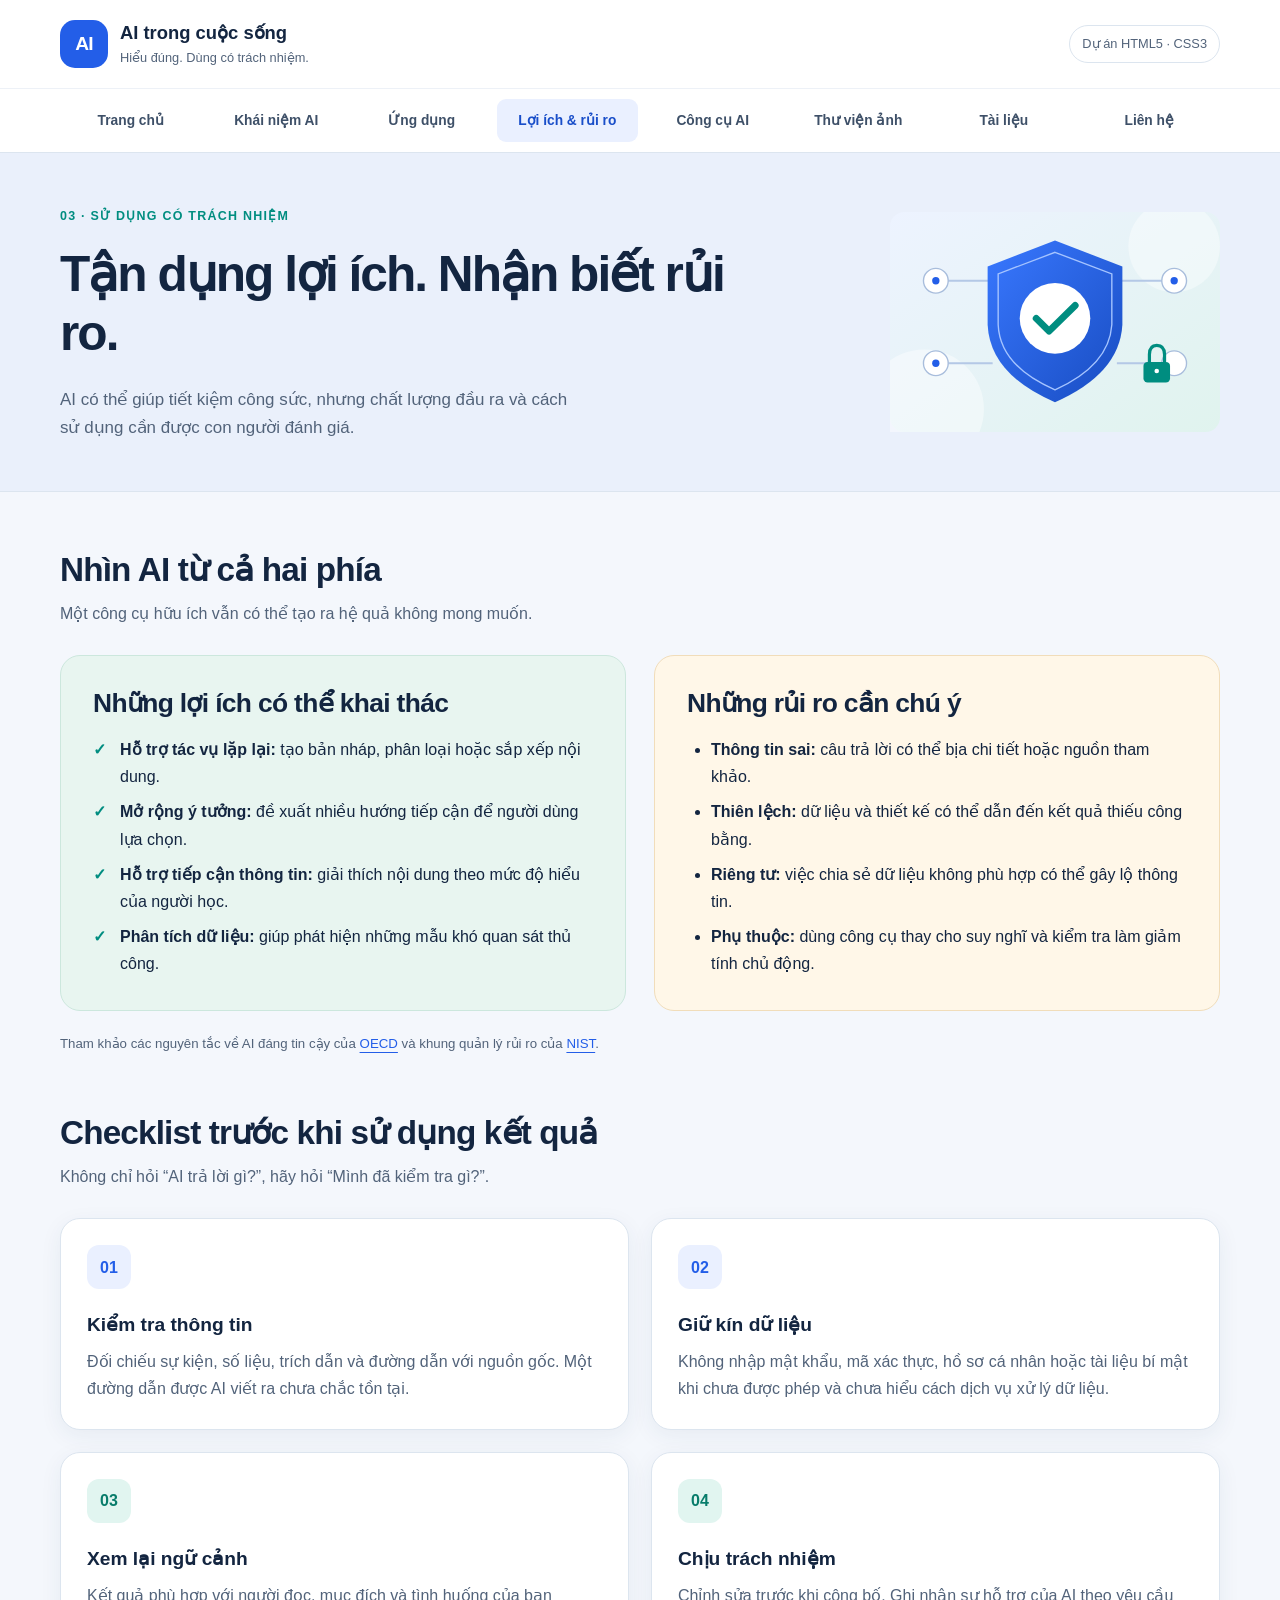
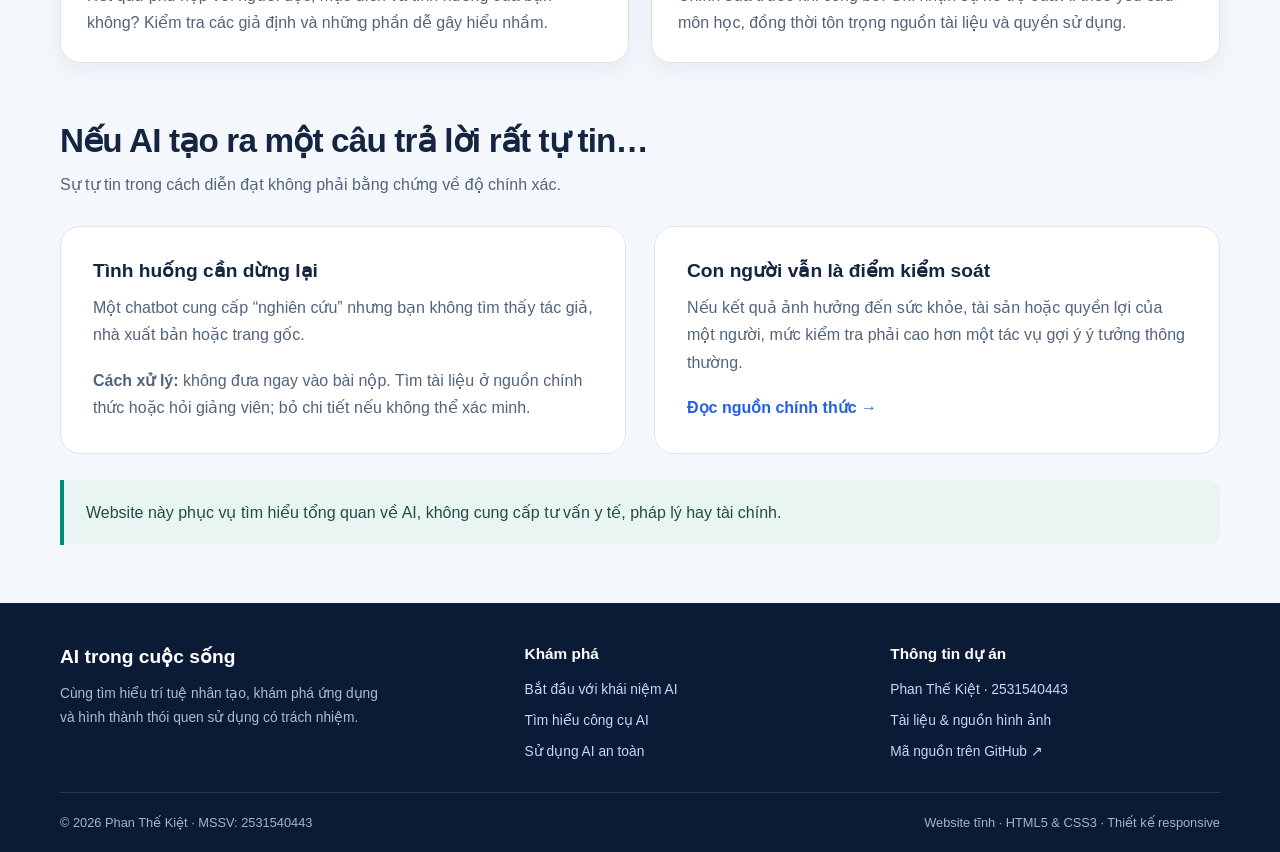
<file: loi-ich-rui-ro.html>
<!DOCTYPE html>
<html lang="vi">
<head>
  <meta charset="UTF-8">
  <meta name="viewport" content="width=device-width, initial-scale=1">
  <meta name="description" content="Hiểu cơ hội, hạn chế và checklist sử dụng AI có trách nhiệm.">
  <title>Lợi ích và rủi ro | AI trong cuộc sống</title>
  <link rel="icon" href="images/ai-network.svg" type="image/svg+xml">
  <link rel="stylesheet" href="css/style.css">
</head>
<body>
  <a class="skip-link" href="#noi-dung">Bỏ qua menu, đến nội dung</a>
  <header class="site-header">
    <div class="container brand-row">
      <a class="brand" href="index.html" aria-label="AI trong cuộc sống — Trang chủ">
        <span class="brand-mark" aria-hidden="true">AI</span>
        <span class="brand-copy"><strong>AI trong cuộc sống</strong><small>Hiểu đúng. Dùng có trách nhiệm.</small></span>
      </a>
      <span class="project-badge">Dự án HTML5 · CSS3</span>
    </div>
    <nav class="site-nav" aria-label="Điều hướng chính">
      <ul class="container nav-list">
        <li><a href="index.html">Trang chủ</a></li>
        <li><a href="khai-niem.html">Khái niệm AI</a></li>
        <li><a href="ung-dung.html">Ứng dụng</a></li>
        <li><a href="loi-ich-rui-ro.html" aria-current="page">Lợi ích &amp; rủi ro</a></li>
        <li><a href="cong-cu-ai.html">Công cụ AI</a></li>
        <li><a href="thu-vien-anh.html">Thư viện ảnh</a></li>
        <li><a href="tai-lieu.html">Tài liệu</a></li>
        <li><a href="lien-he.html">Liên hệ</a></li>
      </ul>
    </nav>
  </header>
  <main id="noi-dung">
    <section class="page-hero">
      <div class="container hero-grid">
        <div>
          <span class="eyebrow">03 · Sử dụng có trách nhiệm</span>
          <h1>Tận dụng lợi ích. Nhận biết rủi ro.</h1>
          <p class="hero-lead">AI có thể giúp tiết kiệm công sức, nhưng chất lượng đầu ra và cách sử dụng cần được con người đánh giá.</p>
        </div>
        <img class="hero-illustration" src="images/ai-safe.svg" alt="Khiên bảo vệ, dấu xác nhận và ổ khóa minh họa an toàn khi dùng AI" width="720" height="480">
      </div>
    </section>    <section class="section-space" id="hai-mat">
      <div class="container">
        <div class="section-heading"><div><h2>Nhìn AI từ cả hai phía</h2><p>Một công cụ hữu ích vẫn có thể tạo ra hệ quả không mong muốn.</p></div></div>
        <div class="split">
          <article class="panel panel-tint"><h2>Những lợi ích có thể khai thác</h2><ul class="check-list"><li><strong>Hỗ trợ tác vụ lặp lại:</strong> tạo bản nháp, phân loại hoặc sắp xếp nội dung.</li><li><strong>Mở rộng ý tưởng:</strong> đề xuất nhiều hướng tiếp cận để người dùng lựa chọn.</li><li><strong>Hỗ trợ tiếp cận thông tin:</strong> giải thích nội dung theo mức độ hiểu của người học.</li><li><strong>Phân tích dữ liệu:</strong> giúp phát hiện những mẫu khó quan sát thủ công.</li></ul></article>
          <article class="panel panel-warning"><h2>Những rủi ro cần chú ý</h2><ul><li><strong>Thông tin sai:</strong> câu trả lời có thể bịa chi tiết hoặc nguồn tham khảo.</li><li><strong>Thiên lệch:</strong> dữ liệu và thiết kế có thể dẫn đến kết quả thiếu công bằng.</li><li><strong>Riêng tư:</strong> việc chia sẻ dữ liệu không phù hợp có thể gây lộ thông tin.</li><li><strong>Phụ thuộc:</strong> dùng công cụ thay cho suy nghĩ và kiểm tra làm giảm tính chủ động.</li></ul></article>
        </div>
        <p class="source-note">Tham khảo các nguyên tắc về AI đáng tin cậy của <a href="tai-lieu.html#oecd">OECD</a> và khung quản lý rủi ro của <a href="tai-lieu.html#nist">NIST</a>.</p>
      </div>
    </section>    <section class="section-space" id="kiem-tra">
      <div class="container">
        <div class="section-heading"><div><h2>Checklist trước khi sử dụng kết quả</h2><p>Không chỉ hỏi “AI trả lời gì?”, hãy hỏi “Mình đã kiểm tra gì?”.</p></div></div>
        <div class="card-grid grid-two">
          <article class="card"><span class="card-icon" aria-hidden="true">01</span><h3>Kiểm tra thông tin</h3><p>Đối chiếu sự kiện, số liệu, trích dẫn và đường dẫn với nguồn gốc. Một đường dẫn được AI viết ra chưa chắc tồn tại.</p></article>
          <article class="card"><span class="card-icon" aria-hidden="true">02</span><h3>Giữ kín dữ liệu</h3><p>Không nhập mật khẩu, mã xác thực, hồ sơ cá nhân hoặc tài liệu bí mật khi chưa được phép và chưa hiểu cách dịch vụ xử lý dữ liệu.</p></article>
          <article class="card"><span class="card-icon teal" aria-hidden="true">03</span><h3>Xem lại ngữ cảnh</h3><p>Kết quả phù hợp với người đọc, mục đích và tình huống của bạn không? Kiểm tra các giả định và những phần dễ gây hiểu nhầm.</p></article>
          <article class="card"><span class="card-icon teal" aria-hidden="true">04</span><h3>Chịu trách nhiệm</h3><p>Chỉnh sửa trước khi công bố. Ghi nhận sự hỗ trợ của AI theo yêu cầu môn học, đồng thời tôn trọng nguồn tài liệu và quyền sử dụng.</p></article>
        </div>
      </div>
    </section>    <section class="section-space" id="tinh-huong">
      <div class="container">
        <div class="section-heading"><div><h2>Nếu AI tạo ra một câu trả lời rất tự tin…</h2><p>Sự tự tin trong cách diễn đạt không phải bằng chứng về độ chính xác.</p></div></div>
        <div class="split">
          <article class="panel"><h3>Tình huống cần dừng lại</h3><p>Một chatbot cung cấp “nghiên cứu” nhưng bạn không tìm thấy tác giả, nhà xuất bản hoặc trang gốc.</p><p><strong>Cách xử lý:</strong> không đưa ngay vào bài nộp. Tìm tài liệu ở nguồn chính thức hoặc hỏi giảng viên; bỏ chi tiết nếu không thể xác minh.</p></article>
          <article class="panel"><h3>Con người vẫn là điểm kiểm soát</h3><p>Nếu kết quả ảnh hưởng đến sức khỏe, tài sản hoặc quyền lợi của một người, mức kiểm tra phải cao hơn một tác vụ gợi ý ý tưởng thông thường.</p><a class="text-link" href="tai-lieu.html">Đọc nguồn chính thức</a></article>
        </div>
        <div class="note"><p>Website này phục vụ tìm hiểu tổng quan về AI, không cung cấp tư vấn y tế, pháp lý hay tài chính.</p></div>
      </div>
    </section>
  </main>
  <footer class="site-footer">
    <div class="container">
      <div class="footer-grid">
        <div>
          <h2>AI trong cuộc sống</h2>
          <p>Cùng tìm hiểu trí tuệ nhân tạo, khám phá ứng dụng và hình thành thói quen sử dụng có trách nhiệm.</p>
        </div>
        <div>
          <h3>Khám phá</h3>
          <ul>
            <li><a href="khai-niem.html">Bắt đầu với khái niệm AI</a></li>
            <li><a href="cong-cu-ai.html">Tìm hiểu công cụ AI</a></li>
            <li><a href="loi-ich-rui-ro.html">Sử dụng AI an toàn</a></li>
          </ul>
        </div>
        <div>
          <h3>Thông tin dự án</h3>
          <ul>
            <li><a href="lien-he.html">Phan Thế Kiệt · 2531540443</a></li>
            <li><a href="tai-lieu.html">Tài liệu &amp; nguồn hình ảnh</a></li>
            <li><a href="https://github.com/Tkittt/AI-Website" target="_blank" rel="noopener noreferrer">Mã nguồn trên GitHub ↗</a></li>
          </ul>
        </div>
      </div>
      <div class="footer-bottom">
        <p>&copy; 2026 Phan Thế Kiệt · MSSV: 2531540443</p>
        <p>Website tĩnh · HTML5 &amp; CSS3 · Thiết kế responsive</p>
      </div>
    </div>
  </footer>
</body>
</html>
</file>
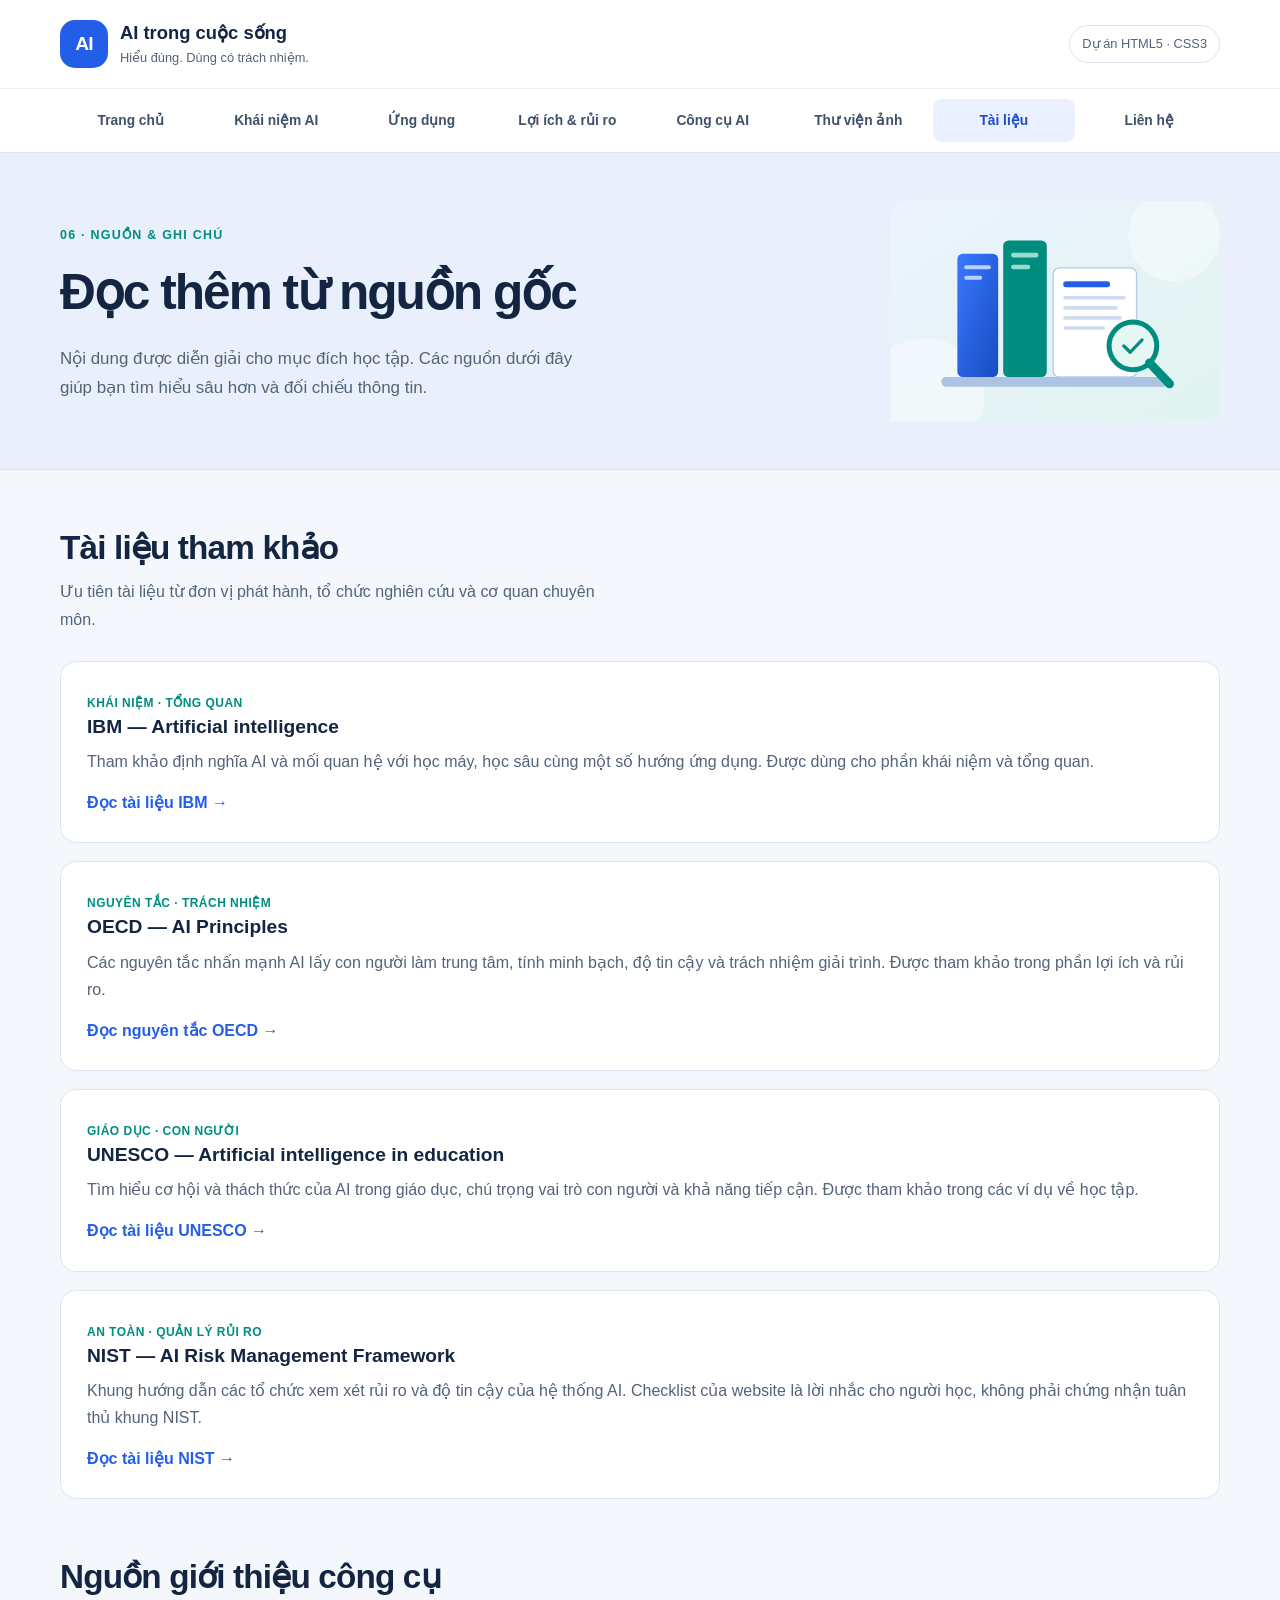
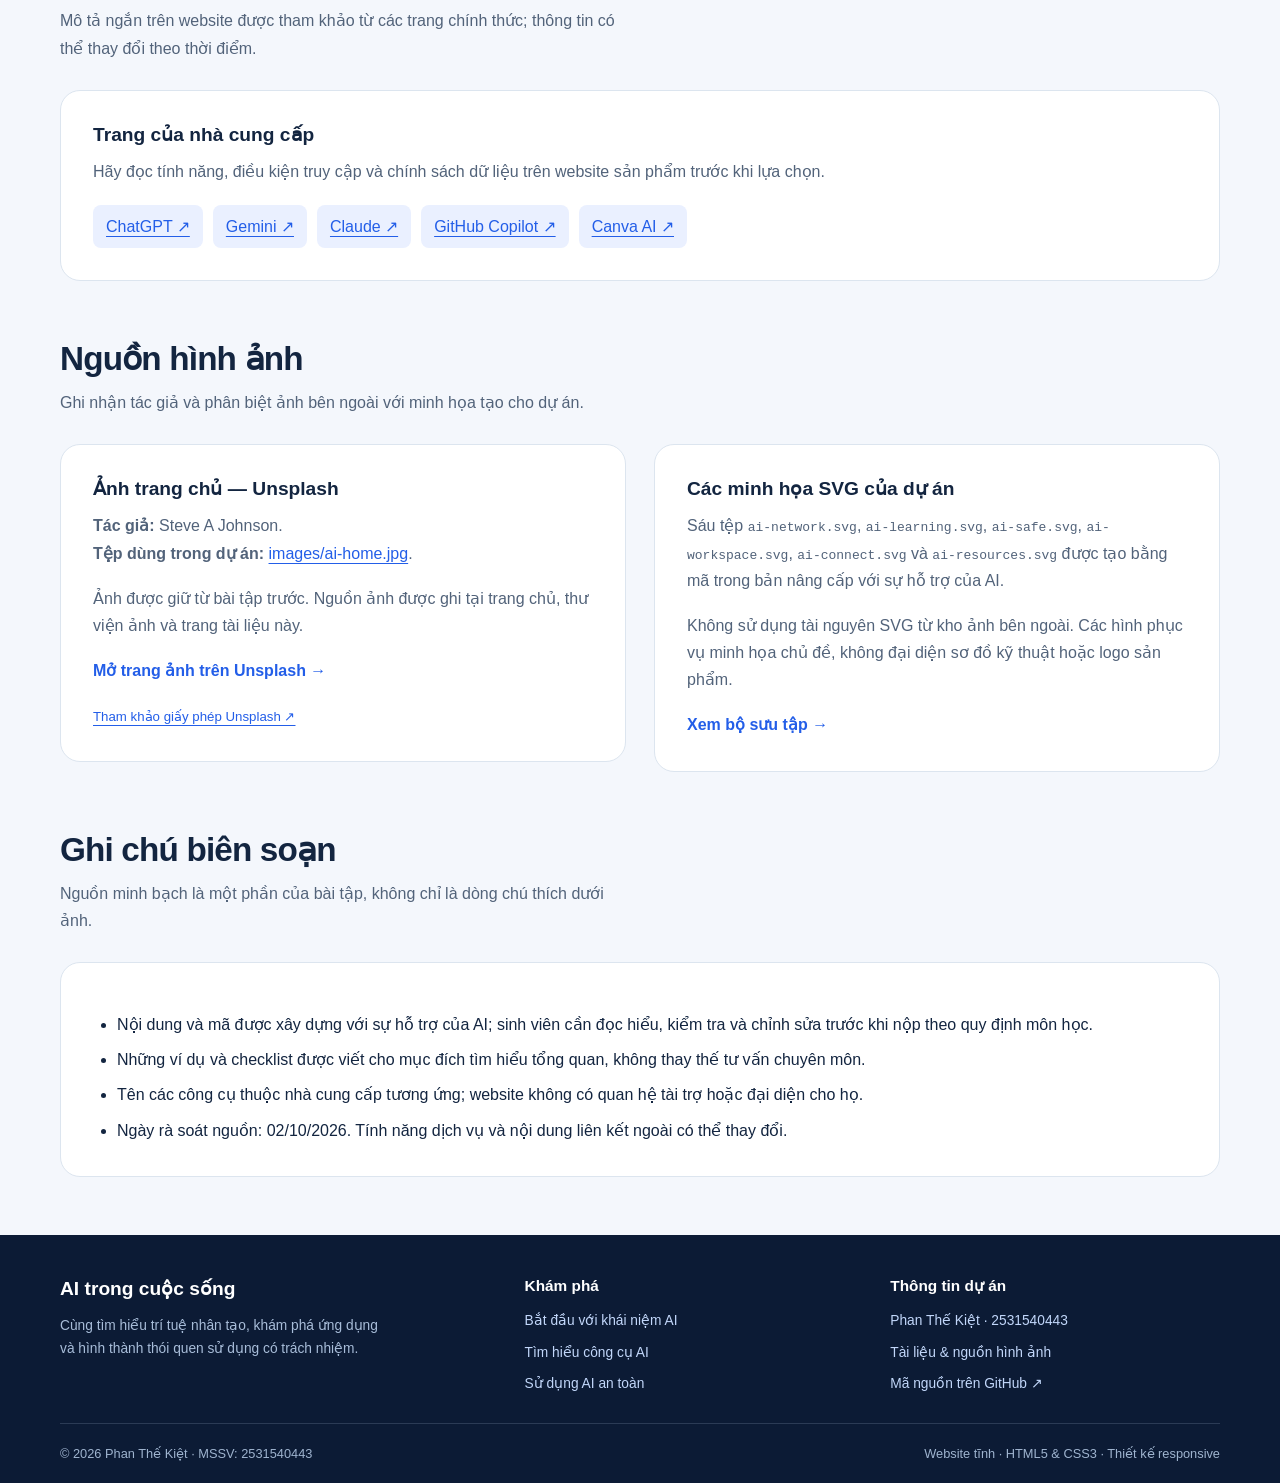
<file: tai-lieu.html>
<!DOCTYPE html>
<html lang="vi">
<head>
  <meta charset="UTF-8">
  <meta name="viewport" content="width=device-width, initial-scale=1">
  <meta name="description" content="Nguồn tài liệu chính thức, nguồn hình ảnh và ghi chú biên soạn của website AI.">
  <title>Tài liệu và nguồn | AI trong cuộc sống</title>
  <link rel="icon" href="images/ai-network.svg" type="image/svg+xml">
  <link rel="stylesheet" href="css/style.css">
</head>
<body>
  <a class="skip-link" href="#noi-dung">Bỏ qua menu, đến nội dung</a>
  <header class="site-header">
    <div class="container brand-row">
      <a class="brand" href="index.html" aria-label="AI trong cuộc sống — Trang chủ">
        <span class="brand-mark" aria-hidden="true">AI</span>
        <span class="brand-copy"><strong>AI trong cuộc sống</strong><small>Hiểu đúng. Dùng có trách nhiệm.</small></span>
      </a>
      <span class="project-badge">Dự án HTML5 · CSS3</span>
    </div>
    <nav class="site-nav" aria-label="Điều hướng chính">
      <ul class="container nav-list">
        <li><a href="index.html">Trang chủ</a></li>
        <li><a href="khai-niem.html">Khái niệm AI</a></li>
        <li><a href="ung-dung.html">Ứng dụng</a></li>
        <li><a href="loi-ich-rui-ro.html">Lợi ích &amp; rủi ro</a></li>
        <li><a href="cong-cu-ai.html">Công cụ AI</a></li>
        <li><a href="thu-vien-anh.html">Thư viện ảnh</a></li>
        <li><a href="tai-lieu.html" aria-current="page">Tài liệu</a></li>
        <li><a href="lien-he.html">Liên hệ</a></li>
      </ul>
    </nav>
  </header>
  <main id="noi-dung">
    <section class="page-hero">
      <div class="container hero-grid">
        <div>
          <span class="eyebrow">06 · Nguồn &amp; ghi chú</span>
          <h1>Đọc thêm từ nguồn gốc</h1>
          <p class="hero-lead">Nội dung được diễn giải cho mục đích học tập. Các nguồn dưới đây giúp bạn tìm hiểu sâu hơn và đối chiếu thông tin.</p>
        </div>
        <img class="hero-illustration" src="images/ai-resources.svg" alt="Các quyển sách, tài liệu và kính lúp minh họa việc kiểm tra nguồn" width="720" height="480">
      </div>
    </section>    <section class="section-space" id="tai-lieu-chinh">
      <div class="container">
        <div class="section-heading"><div><h2>Tài liệu tham khảo</h2><p>Ưu tiên tài liệu từ đơn vị phát hành, tổ chức nghiên cứu và cơ quan chuyên môn.</p></div></div>
        <div class="source-list">
          <article class="source-item" id="ibm"><span class="card-tag">Khái niệm · Tổng quan</span><h3>IBM — Artificial intelligence</h3><p>Tham khảo định nghĩa AI và mối quan hệ với học máy, học sâu cùng một số hướng ứng dụng. Được dùng cho phần khái niệm và tổng quan.</p><a class="text-link" href="https://www.ibm.com/think/topics/artificial-intelligence" target="_blank" rel="noopener noreferrer">Đọc tài liệu IBM</a></article>
          <article class="source-item" id="oecd"><span class="card-tag">Nguyên tắc · Trách nhiệm</span><h3>OECD — AI Principles</h3><p>Các nguyên tắc nhấn mạnh AI lấy con người làm trung tâm, tính minh bạch, độ tin cậy và trách nhiệm giải trình. Được tham khảo trong phần lợi ích và rủi ro.</p><a class="text-link" href="https://www.oecd.org/en/topics/sub-issues/ai-principles.html" target="_blank" rel="noopener noreferrer">Đọc nguyên tắc OECD</a></article>
          <article class="source-item" id="unesco"><span class="card-tag">Giáo dục · Con người</span><h3>UNESCO — Artificial intelligence in education</h3><p>Tìm hiểu cơ hội và thách thức của AI trong giáo dục, chú trọng vai trò con người và khả năng tiếp cận. Được tham khảo trong các ví dụ về học tập.</p><a class="text-link" href="https://www.unesco.org/en/digital-education/artificial-intelligence" target="_blank" rel="noopener noreferrer">Đọc tài liệu UNESCO</a></article>
          <article class="source-item" id="nist"><span class="card-tag">An toàn · Quản lý rủi ro</span><h3>NIST — AI Risk Management Framework</h3><p>Khung hướng dẫn các tổ chức xem xét rủi ro và độ tin cậy của hệ thống AI. Checklist của website là lời nhắc cho người học, không phải chứng nhận tuân thủ khung NIST.</p><a class="text-link" href="https://www.nist.gov/itl/ai-risk-management-framework" target="_blank" rel="noopener noreferrer">Đọc tài liệu NIST</a></article>
        </div>
      </div>
    </section>    <section class="section-space" id="nguon-cong-cu">
      <div class="container">
        <div class="section-heading"><div><h2>Nguồn giới thiệu công cụ</h2><p>Mô tả ngắn trên website được tham khảo từ các trang chính thức; thông tin có thể thay đổi theo thời điểm.</p></div></div>
        <div class="panel"><h3>Trang của nhà cung cấp</h3><p>Hãy đọc tính năng, điều kiện truy cập và chính sách dữ liệu trên website sản phẩm trước khi lựa chọn.</p><ul class="tool-source-list"><li><a href="https://chatgpt.com/overview/" target="_blank" rel="noopener noreferrer">ChatGPT ↗</a></li><li><a href="https://gemini.google/about/" target="_blank" rel="noopener noreferrer">Gemini ↗</a></li><li><a href="https://claude.com/product/overview" target="_blank" rel="noopener noreferrer">Claude ↗</a></li><li><a href="https://github.com/features/copilot" target="_blank" rel="noopener noreferrer">GitHub Copilot ↗</a></li><li><a href="https://www.canva.com/canva-ai/" target="_blank" rel="noopener noreferrer">Canva AI ↗</a></li></ul></div>
      </div>
    </section>    <section class="section-space" id="nguon-hinh-anh">
      <div class="container">
        <div class="section-heading"><div><h2>Nguồn hình ảnh</h2><p>Ghi nhận tác giả và phân biệt ảnh bên ngoài với minh họa tạo cho dự án.</p></div></div>
        <div class="split">
          <article class="panel"><h3>Ảnh trang chủ — Unsplash</h3><p><strong>Tác giả:</strong> Steve A Johnson.<br><strong>Tệp dùng trong dự án:</strong> <a href="images/ai-home.jpg">images/ai-home.jpg</a>.</p><p>Ảnh được giữ từ bài tập trước. Nguồn ảnh được ghi tại trang chủ, thư viện ảnh và trang tài liệu này.</p><a class="text-link" href="https://unsplash.com/photos/a-computer-circuit-board-with-a-brain-on-it-_0iV9LmPDn0" target="_blank" rel="noopener noreferrer">Mở trang ảnh trên Unsplash</a><p class="source-note"><a href="https://unsplash.com/license" target="_blank" rel="noopener noreferrer">Tham khảo giấy phép Unsplash ↗</a></p></article>
          <article class="panel" id="nguon-svg"><h3>Các minh họa SVG của dự án</h3><p>Sáu tệp <code>ai-network.svg</code>, <code>ai-learning.svg</code>, <code>ai-safe.svg</code>, <code>ai-workspace.svg</code>, <code>ai-connect.svg</code> và <code>ai-resources.svg</code> được tạo bằng mã trong bản nâng cấp với sự hỗ trợ của AI.</p><p>Không sử dụng tài nguyên SVG từ kho ảnh bên ngoài. Các hình phục vụ minh họa chủ đề, không đại diện sơ đồ kỹ thuật hoặc logo sản phẩm.</p><a class="text-link" href="thu-vien-anh.html">Xem bộ sưu tập</a></article>
        </div>
      </div>
    </section>    <section class="section-space" id="bien-soan">
      <div class="container">
        <div class="section-heading"><div><h2>Ghi chú biên soạn</h2><p>Nguồn minh bạch là một phần của bài tập, không chỉ là dòng chú thích dưới ảnh.</p></div></div>
        <div class="panel"><ul><li>Nội dung và mã được xây dựng với sự hỗ trợ của AI; sinh viên cần đọc hiểu, kiểm tra và chỉnh sửa trước khi nộp theo quy định môn học.</li><li>Những ví dụ và checklist được viết cho mục đích tìm hiểu tổng quan, không thay thế tư vấn chuyên môn.</li><li>Tên các công cụ thuộc nhà cung cấp tương ứng; website không có quan hệ tài trợ hoặc đại diện cho họ.</li><li>Ngày rà soát nguồn: <time datetime="2026-10-02">02/10/2026</time>. Tính năng dịch vụ và nội dung liên kết ngoài có thể thay đổi.</li></ul></div>
      </div>
    </section>
  </main>
  <footer class="site-footer">
    <div class="container">
      <div class="footer-grid">
        <div>
          <h2>AI trong cuộc sống</h2>
          <p>Cùng tìm hiểu trí tuệ nhân tạo, khám phá ứng dụng và hình thành thói quen sử dụng có trách nhiệm.</p>
        </div>
        <div>
          <h3>Khám phá</h3>
          <ul>
            <li><a href="khai-niem.html">Bắt đầu với khái niệm AI</a></li>
            <li><a href="cong-cu-ai.html">Tìm hiểu công cụ AI</a></li>
            <li><a href="loi-ich-rui-ro.html">Sử dụng AI an toàn</a></li>
          </ul>
        </div>
        <div>
          <h3>Thông tin dự án</h3>
          <ul>
            <li><a href="lien-he.html">Phan Thế Kiệt · 2531540443</a></li>
            <li><a href="tai-lieu.html">Tài liệu &amp; nguồn hình ảnh</a></li>
            <li><a href="https://github.com/Tkittt/AI-Website" target="_blank" rel="noopener noreferrer">Mã nguồn trên GitHub ↗</a></li>
          </ul>
        </div>
      </div>
      <div class="footer-bottom">
        <p>&copy; 2026 Phan Thế Kiệt · MSSV: 2531540443</p>
        <p>Website tĩnh · HTML5 &amp; CSS3 · Thiết kế responsive</p>
      </div>
    </div>
  </footer>
</body>
</html>
</file>
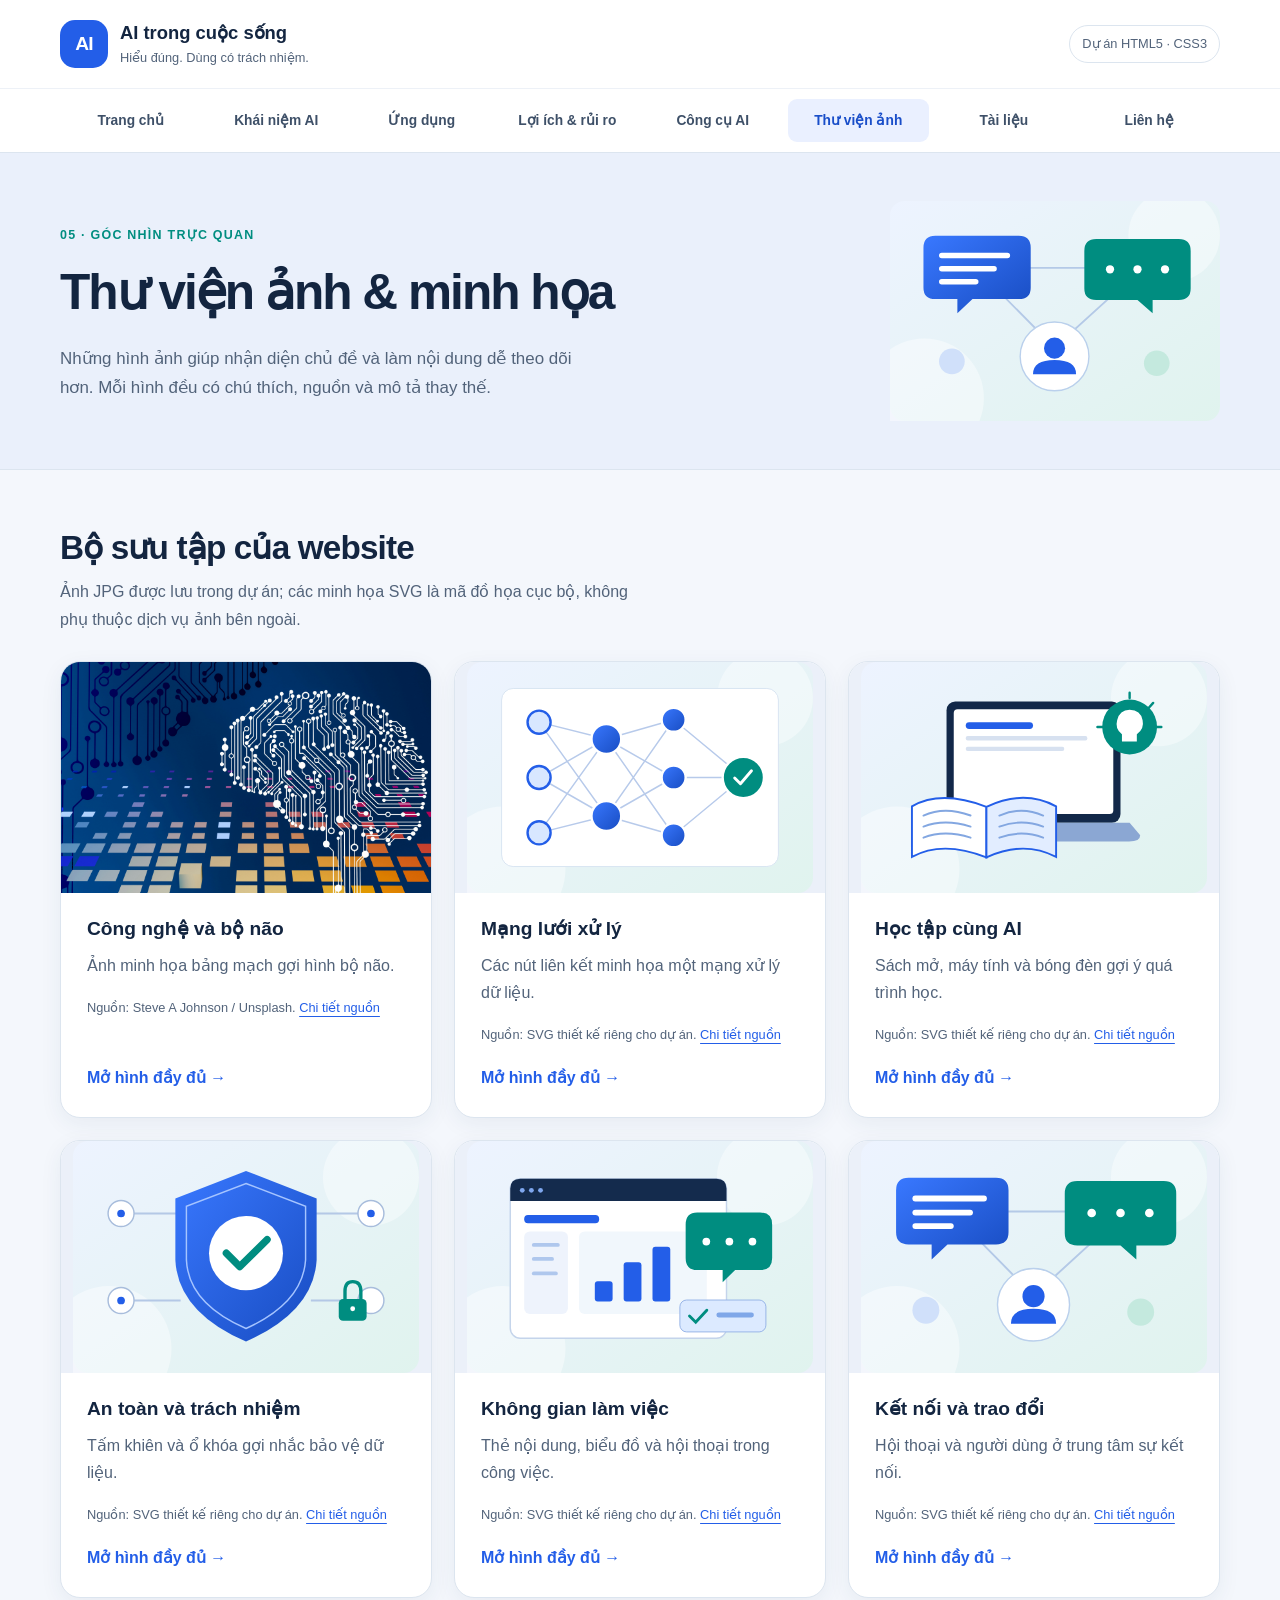
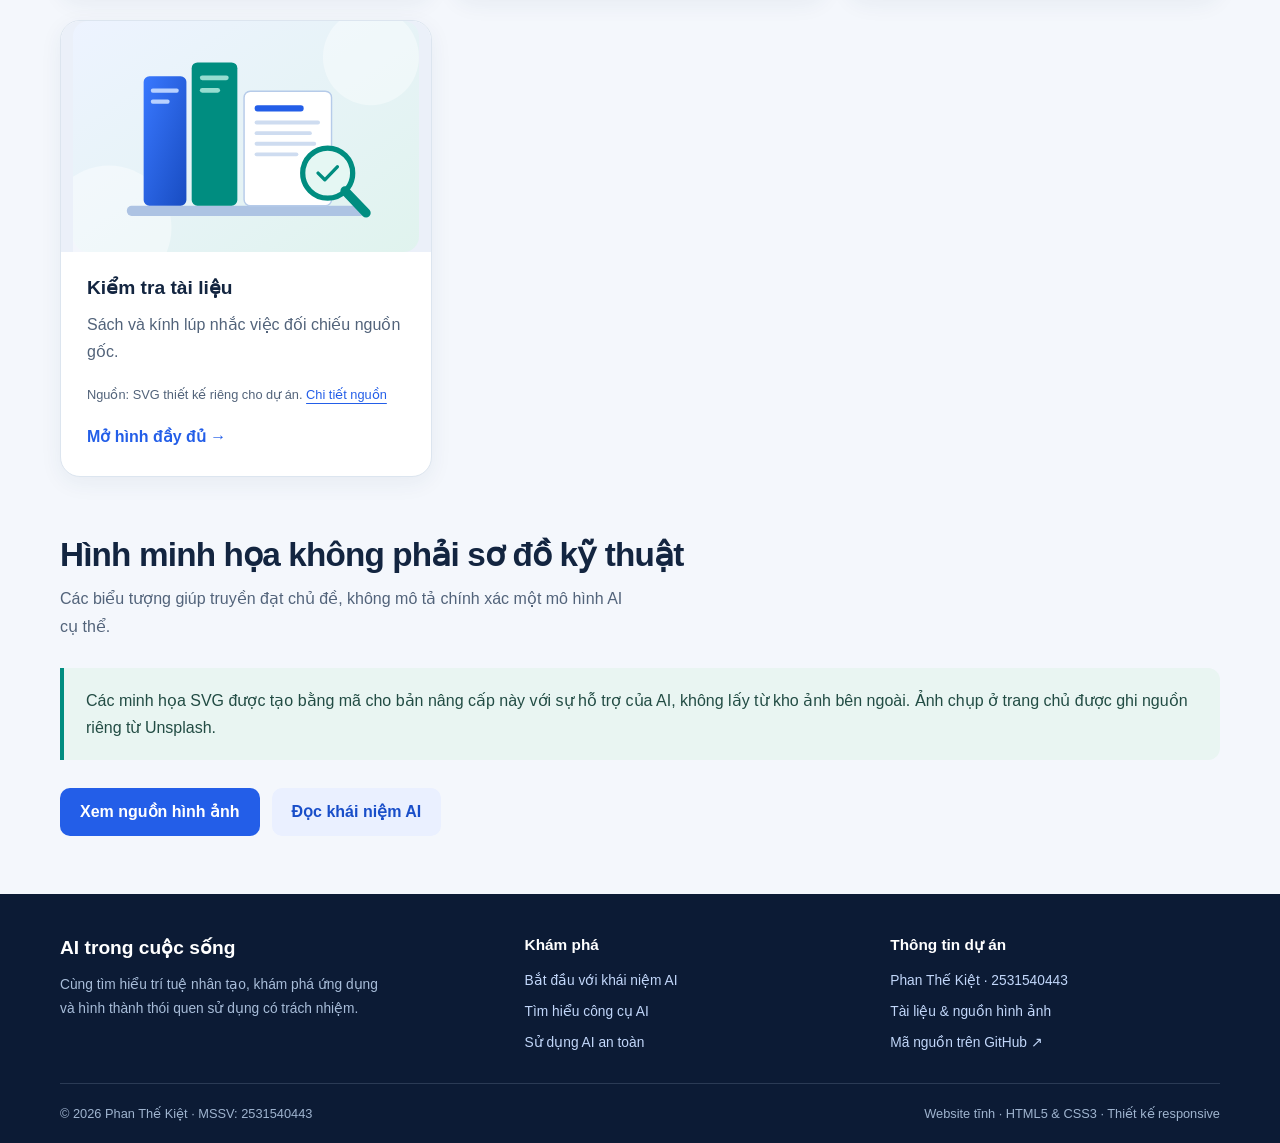
<file: thu-vien-anh.html>
<!DOCTYPE html>
<html lang="vi">
<head>
  <meta charset="UTF-8">
  <meta name="viewport" content="width=device-width, initial-scale=1">
  <meta name="description" content="Thư viện ảnh và minh họa chủ đề AI có chú thích và nguồn sử dụng.">
  <title>Thư viện ảnh | AI trong cuộc sống</title>
  <link rel="icon" href="images/ai-network.svg" type="image/svg+xml">
  <link rel="stylesheet" href="css/style.css">
</head>
<body>
  <a class="skip-link" href="#noi-dung">Bỏ qua menu, đến nội dung</a>
  <header class="site-header">
    <div class="container brand-row">
      <a class="brand" href="index.html" aria-label="AI trong cuộc sống — Trang chủ">
        <span class="brand-mark" aria-hidden="true">AI</span>
        <span class="brand-copy"><strong>AI trong cuộc sống</strong><small>Hiểu đúng. Dùng có trách nhiệm.</small></span>
      </a>
      <span class="project-badge">Dự án HTML5 · CSS3</span>
    </div>
    <nav class="site-nav" aria-label="Điều hướng chính">
      <ul class="container nav-list">
        <li><a href="index.html">Trang chủ</a></li>
        <li><a href="khai-niem.html">Khái niệm AI</a></li>
        <li><a href="ung-dung.html">Ứng dụng</a></li>
        <li><a href="loi-ich-rui-ro.html">Lợi ích &amp; rủi ro</a></li>
        <li><a href="cong-cu-ai.html">Công cụ AI</a></li>
        <li><a href="thu-vien-anh.html" aria-current="page">Thư viện ảnh</a></li>
        <li><a href="tai-lieu.html">Tài liệu</a></li>
        <li><a href="lien-he.html">Liên hệ</a></li>
      </ul>
    </nav>
  </header>
  <main id="noi-dung">
    <section class="page-hero">
      <div class="container hero-grid">
        <div>
          <span class="eyebrow">05 · Góc nhìn trực quan</span>
          <h1>Thư viện ảnh &amp; minh họa</h1>
          <p class="hero-lead">Những hình ảnh giúp nhận diện chủ đề và làm nội dung dễ theo dõi hơn. Mỗi hình đều có chú thích, nguồn và mô tả thay thế.</p>
        </div>
        <img class="hero-illustration" src="images/ai-connect.svg" alt="Những khung hội thoại và người dùng minh họa kết nối trong cộng đồng học AI" width="720" height="480">
      </div>
    </section>    <section class="section-space" id="bo-suu-tap">
      <div class="container">
        <div class="section-heading"><div><h2>Bộ sưu tập của website</h2><p>Ảnh JPG được lưu trong dự án; các minh họa SVG là mã đồ họa cục bộ, không phụ thuộc dịch vụ ảnh bên ngoài.</p></div></div>
        <div class="card-grid">
          <article class="card">
            <div class="card-media photo"><img src="images/ai-home.jpg" alt="Ảnh minh họa bảng mạch gợi hình bộ não." width="5120" height="2880" loading="lazy"></div>
            <h3>Công nghệ và bộ não</h3><p>Ảnh minh họa bảng mạch gợi hình bộ não.</p><p class="media-caption">Nguồn: Steve A Johnson / Unsplash. <a href="tai-lieu.html#nguon-hinh-anh">Chi tiết nguồn</a></p>
            <a class="text-link" href="images/ai-home.jpg" target="_blank" rel="noopener noreferrer">Mở hình đầy đủ</a>
          </article>
          <article class="card">
            <div class="card-media"><img src="images/ai-network.svg" alt="Các nút liên kết minh họa một mạng xử lý dữ liệu." width="720" height="480" loading="lazy"></div>
            <h3>Mạng lưới xử lý</h3><p>Các nút liên kết minh họa một mạng xử lý dữ liệu.</p><p class="media-caption">Nguồn: SVG thiết kế riêng cho dự án. <a href="tai-lieu.html#nguon-svg">Chi tiết nguồn</a></p>
            <a class="text-link" href="images/ai-network.svg" target="_blank" rel="noopener noreferrer">Mở hình đầy đủ</a>
          </article>
          <article class="card">
            <div class="card-media"><img src="images/ai-learning.svg" alt="Sách mở, máy tính và bóng đèn gợi ý quá trình học." width="720" height="480" loading="lazy"></div>
            <h3>Học tập cùng AI</h3><p>Sách mở, máy tính và bóng đèn gợi ý quá trình học.</p><p class="media-caption">Nguồn: SVG thiết kế riêng cho dự án. <a href="tai-lieu.html#nguon-svg">Chi tiết nguồn</a></p>
            <a class="text-link" href="images/ai-learning.svg" target="_blank" rel="noopener noreferrer">Mở hình đầy đủ</a>
          </article>
          <article class="card">
            <div class="card-media"><img src="images/ai-safe.svg" alt="Tấm khiên và ổ khóa gợi nhắc bảo vệ dữ liệu." width="720" height="480" loading="lazy"></div>
            <h3>An toàn và trách nhiệm</h3><p>Tấm khiên và ổ khóa gợi nhắc bảo vệ dữ liệu.</p><p class="media-caption">Nguồn: SVG thiết kế riêng cho dự án. <a href="tai-lieu.html#nguon-svg">Chi tiết nguồn</a></p>
            <a class="text-link" href="images/ai-safe.svg" target="_blank" rel="noopener noreferrer">Mở hình đầy đủ</a>
          </article>
          <article class="card">
            <div class="card-media"><img src="images/ai-workspace.svg" alt="Thẻ nội dung, biểu đồ và hội thoại trong công việc." width="720" height="480" loading="lazy"></div>
            <h3>Không gian làm việc</h3><p>Thẻ nội dung, biểu đồ và hội thoại trong công việc.</p><p class="media-caption">Nguồn: SVG thiết kế riêng cho dự án. <a href="tai-lieu.html#nguon-svg">Chi tiết nguồn</a></p>
            <a class="text-link" href="images/ai-workspace.svg" target="_blank" rel="noopener noreferrer">Mở hình đầy đủ</a>
          </article>
          <article class="card">
            <div class="card-media"><img src="images/ai-connect.svg" alt="Hội thoại và người dùng ở trung tâm sự kết nối." width="720" height="480" loading="lazy"></div>
            <h3>Kết nối và trao đổi</h3><p>Hội thoại và người dùng ở trung tâm sự kết nối.</p><p class="media-caption">Nguồn: SVG thiết kế riêng cho dự án. <a href="tai-lieu.html#nguon-svg">Chi tiết nguồn</a></p>
            <a class="text-link" href="images/ai-connect.svg" target="_blank" rel="noopener noreferrer">Mở hình đầy đủ</a>
          </article>
          <article class="card">
            <div class="card-media"><img src="images/ai-resources.svg" alt="Sách và kính lúp nhắc việc đối chiếu nguồn gốc." width="720" height="480" loading="lazy"></div>
            <h3>Kiểm tra tài liệu</h3><p>Sách và kính lúp nhắc việc đối chiếu nguồn gốc.</p><p class="media-caption">Nguồn: SVG thiết kế riêng cho dự án. <a href="tai-lieu.html#nguon-svg">Chi tiết nguồn</a></p>
            <a class="text-link" href="images/ai-resources.svg" target="_blank" rel="noopener noreferrer">Mở hình đầy đủ</a>
          </article>
        </div>
      </div>
    </section>    <section class="section-space" id="ghi-chu-anh">
      <div class="container">
        <div class="section-heading"><div><h2>Hình minh họa không phải sơ đồ kỹ thuật</h2><p>Các biểu tượng giúp truyền đạt chủ đề, không mô tả chính xác một mô hình AI cụ thể.</p></div></div>
        <div class="note"><p>Các minh họa SVG được tạo bằng mã cho bản nâng cấp này với sự hỗ trợ của AI, không lấy từ kho ảnh bên ngoài. Ảnh chụp ở trang chủ được ghi nguồn riêng từ Unsplash.</p></div>
        <div class="button-row"><a class="btn btn-primary" href="tai-lieu.html#nguon-hinh-anh">Xem nguồn hình ảnh</a><a class="btn btn-secondary" href="khai-niem.html">Đọc khái niệm AI</a></div>
      </div>
    </section>
  </main>
  <footer class="site-footer">
    <div class="container">
      <div class="footer-grid">
        <div>
          <h2>AI trong cuộc sống</h2>
          <p>Cùng tìm hiểu trí tuệ nhân tạo, khám phá ứng dụng và hình thành thói quen sử dụng có trách nhiệm.</p>
        </div>
        <div>
          <h3>Khám phá</h3>
          <ul>
            <li><a href="khai-niem.html">Bắt đầu với khái niệm AI</a></li>
            <li><a href="cong-cu-ai.html">Tìm hiểu công cụ AI</a></li>
            <li><a href="loi-ich-rui-ro.html">Sử dụng AI an toàn</a></li>
          </ul>
        </div>
        <div>
          <h3>Thông tin dự án</h3>
          <ul>
            <li><a href="lien-he.html">Phan Thế Kiệt · 2531540443</a></li>
            <li><a href="tai-lieu.html">Tài liệu &amp; nguồn hình ảnh</a></li>
            <li><a href="https://github.com/Tkittt/AI-Website" target="_blank" rel="noopener noreferrer">Mã nguồn trên GitHub ↗</a></li>
          </ul>
        </div>
      </div>
      <div class="footer-bottom">
        <p>&copy; 2026 Phan Thế Kiệt · MSSV: 2531540443</p>
        <p>Website tĩnh · HTML5 &amp; CSS3 · Thiết kế responsive</p>
      </div>
    </div>
  </footer>
</body>
</html>
</file>
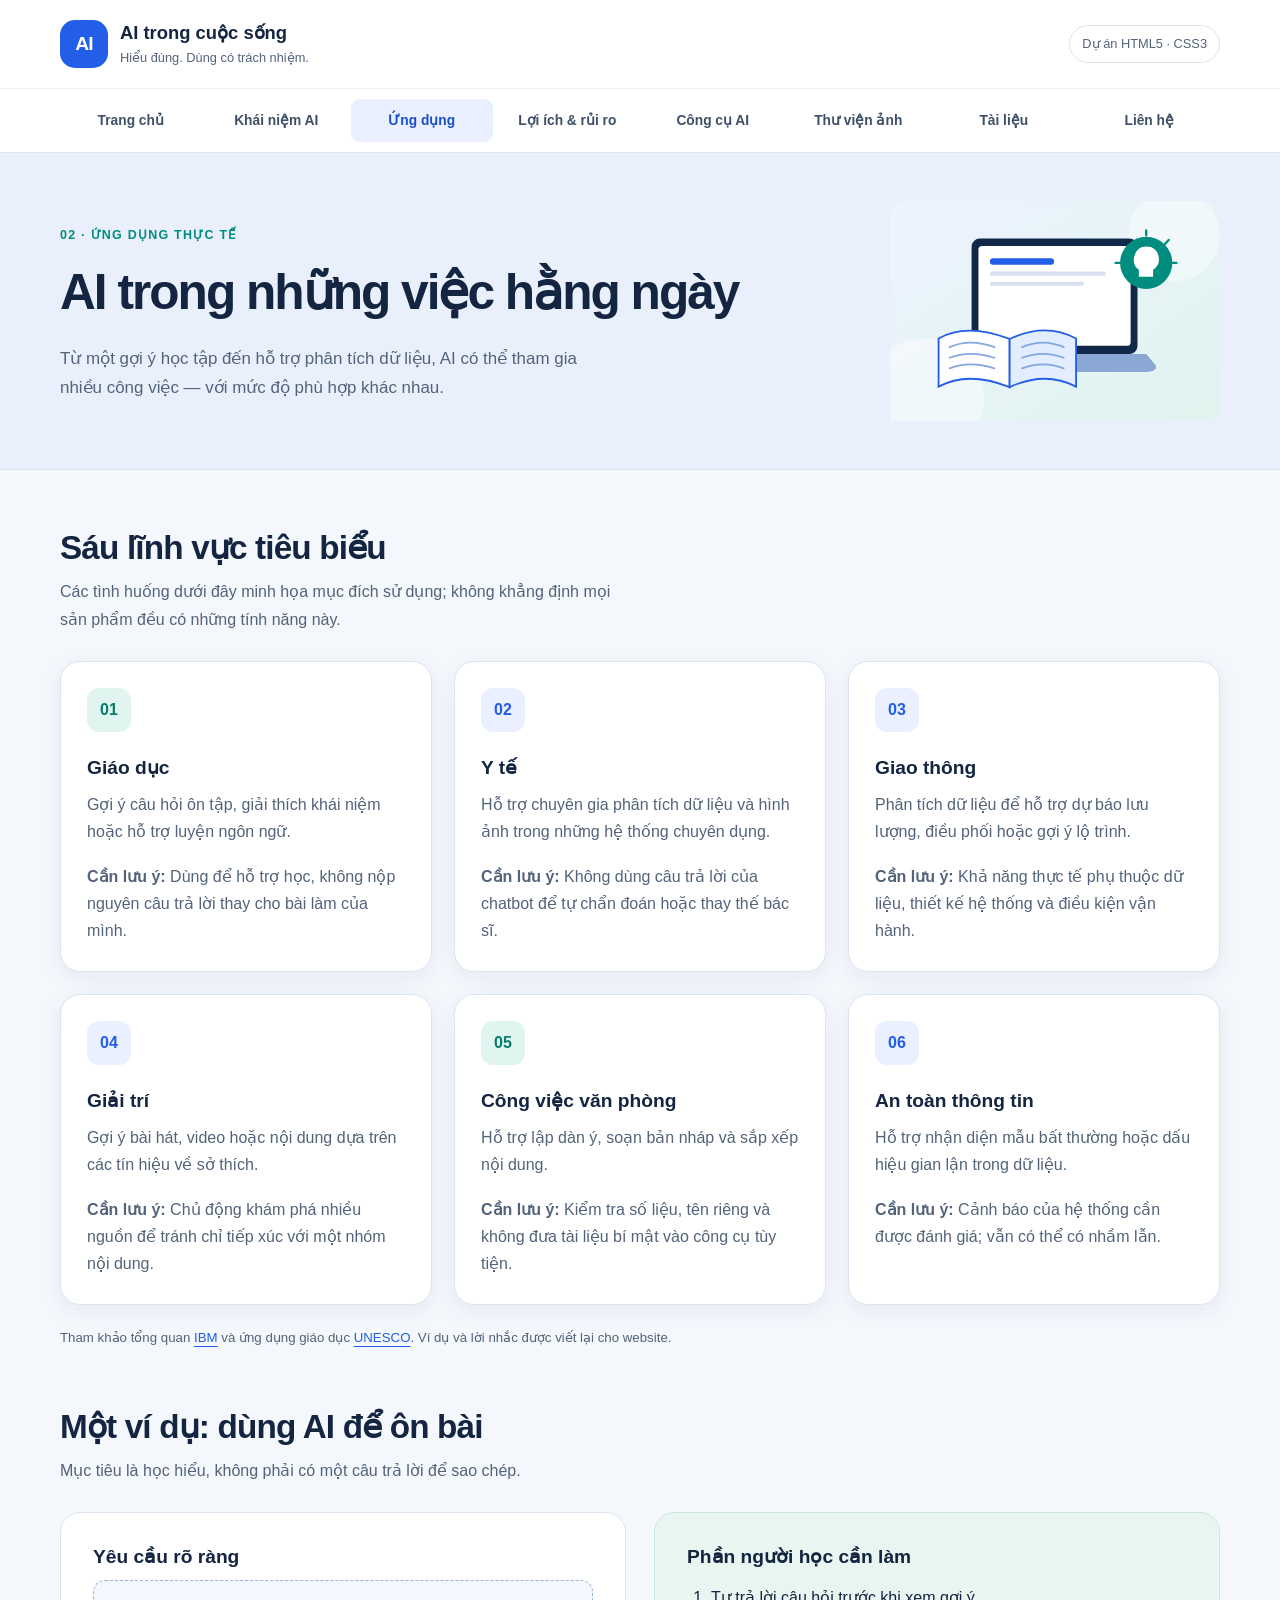
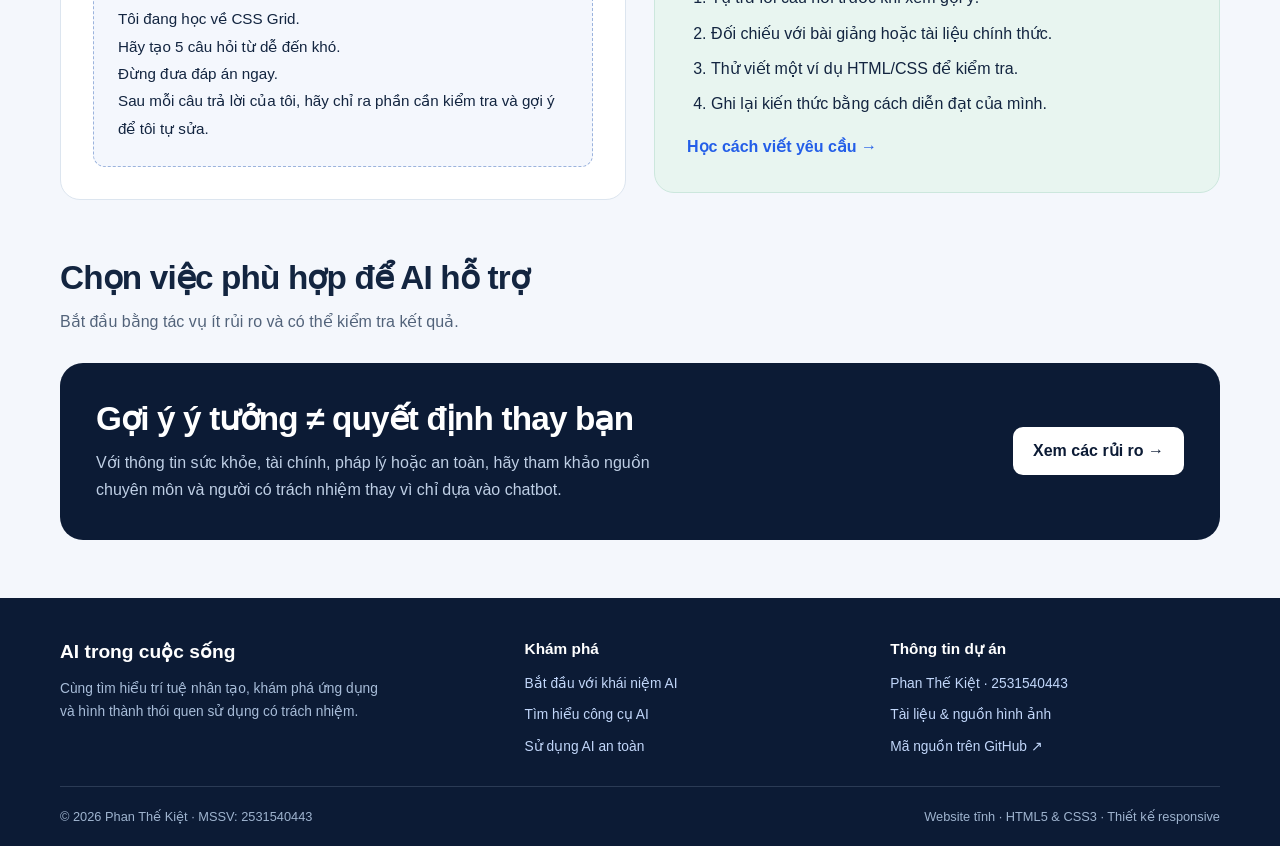
<file: ung-dung.html>
<!DOCTYPE html>
<html lang="vi">
<head>
  <meta charset="UTF-8">
  <meta name="viewport" content="width=device-width, initial-scale=1">
  <meta name="description" content="Khám phá các tình huống ứng dụng AI trong học tập, công việc và đời sống.">
  <title>Ứng dụng AI | AI trong cuộc sống</title>
  <link rel="icon" href="images/ai-network.svg" type="image/svg+xml">
  <link rel="stylesheet" href="css/style.css">
</head>
<body>
  <a class="skip-link" href="#noi-dung">Bỏ qua menu, đến nội dung</a>
  <header class="site-header">
    <div class="container brand-row">
      <a class="brand" href="index.html" aria-label="AI trong cuộc sống — Trang chủ">
        <span class="brand-mark" aria-hidden="true">AI</span>
        <span class="brand-copy"><strong>AI trong cuộc sống</strong><small>Hiểu đúng. Dùng có trách nhiệm.</small></span>
      </a>
      <span class="project-badge">Dự án HTML5 · CSS3</span>
    </div>
    <nav class="site-nav" aria-label="Điều hướng chính">
      <ul class="container nav-list">
        <li><a href="index.html">Trang chủ</a></li>
        <li><a href="khai-niem.html">Khái niệm AI</a></li>
        <li><a href="ung-dung.html" aria-current="page">Ứng dụng</a></li>
        <li><a href="loi-ich-rui-ro.html">Lợi ích &amp; rủi ro</a></li>
        <li><a href="cong-cu-ai.html">Công cụ AI</a></li>
        <li><a href="thu-vien-anh.html">Thư viện ảnh</a></li>
        <li><a href="tai-lieu.html">Tài liệu</a></li>
        <li><a href="lien-he.html">Liên hệ</a></li>
      </ul>
    </nav>
  </header>
  <main id="noi-dung">
    <section class="page-hero">
      <div class="container hero-grid">
        <div>
          <span class="eyebrow">02 · Ứng dụng thực tế</span>
          <h1>AI trong những việc hằng ngày</h1>
          <p class="hero-lead">Từ một gợi ý học tập đến hỗ trợ phân tích dữ liệu, AI có thể tham gia nhiều công việc — với mức độ phù hợp khác nhau.</p>
        </div>
        <img class="hero-illustration" src="images/ai-learning.svg" alt="Máy tính, sách mở và bóng đèn minh họa ứng dụng AI trong học tập" width="720" height="480">
      </div>
    </section>    <section class="section-space" id="linh-vuc">
      <div class="container">
        <div class="section-heading"><div><h2>Sáu lĩnh vực tiêu biểu</h2><p>Các tình huống dưới đây minh họa mục đích sử dụng; không khẳng định mọi sản phẩm đều có những tính năng này.</p></div></div>
        <div class="card-grid">
          <article class="card" id="giao-duc"><span class="card-icon teal" aria-hidden="true">01</span><h3>Giáo dục</h3><p>Gợi ý câu hỏi ôn tập, giải thích khái niệm hoặc hỗ trợ luyện ngôn ngữ.</p><p><strong>Cần lưu ý:</strong> Dùng để hỗ trợ học, không nộp nguyên câu trả lời thay cho bài làm của mình.</p></article>
          <article class="card" id="y-te"><span class="card-icon" aria-hidden="true">02</span><h3>Y tế</h3><p>Hỗ trợ chuyên gia phân tích dữ liệu và hình ảnh trong những hệ thống chuyên dụng.</p><p><strong>Cần lưu ý:</strong> Không dùng câu trả lời của chatbot để tự chẩn đoán hoặc thay thế bác sĩ.</p></article>
          <article class="card" id="giao-thong"><span class="card-icon" aria-hidden="true">03</span><h3>Giao thông</h3><p>Phân tích dữ liệu để hỗ trợ dự báo lưu lượng, điều phối hoặc gợi ý lộ trình.</p><p><strong>Cần lưu ý:</strong> Khả năng thực tế phụ thuộc dữ liệu, thiết kế hệ thống và điều kiện vận hành.</p></article>
          <article class="card" id="giai-tri"><span class="card-icon" aria-hidden="true">04</span><h3>Giải trí</h3><p>Gợi ý bài hát, video hoặc nội dung dựa trên các tín hiệu về sở thích.</p><p><strong>Cần lưu ý:</strong> Chủ động khám phá nhiều nguồn để tránh chỉ tiếp xúc với một nhóm nội dung.</p></article>
          <article class="card" id="van-phong"><span class="card-icon teal" aria-hidden="true">05</span><h3>Công việc văn phòng</h3><p>Hỗ trợ lập dàn ý, soạn bản nháp và sắp xếp nội dung.</p><p><strong>Cần lưu ý:</strong> Kiểm tra số liệu, tên riêng và không đưa tài liệu bí mật vào công cụ tùy tiện.</p></article>
          <article class="card" id="an-toan"><span class="card-icon" aria-hidden="true">06</span><h3>An toàn thông tin</h3><p>Hỗ trợ nhận diện mẫu bất thường hoặc dấu hiệu gian lận trong dữ liệu.</p><p><strong>Cần lưu ý:</strong> Cảnh báo của hệ thống cần được đánh giá; vẫn có thể có nhầm lẫn.</p></article>
        </div>
        <p class="source-note">Tham khảo tổng quan <a href="tai-lieu.html#ibm">IBM</a> và ứng dụng giáo dục <a href="tai-lieu.html#unesco">UNESCO</a>. Ví dụ và lời nhắc được viết lại cho website.</p>
      </div>
    </section>    <section class="section-space" id="vi-du">
      <div class="container">
        <div class="section-heading"><div><h2>Một ví dụ: dùng AI để ôn bài</h2><p>Mục tiêu là học hiểu, không phải có một câu trả lời để sao chép.</p></div></div>
        <div class="split">
          <article class="panel"><h3>Yêu cầu rõ ràng</h3><div class="prompt-box">Tôi đang học về CSS Grid.
Hãy tạo 5 câu hỏi từ dễ đến khó.
Đừng đưa đáp án ngay.
Sau mỗi câu trả lời của tôi, hãy chỉ ra phần cần kiểm tra và gợi ý để tôi tự sửa.</div></article>
          <article class="panel panel-tint"><h3>Phần người học cần làm</h3><ol><li>Tự trả lời câu hỏi trước khi xem gợi ý.</li><li>Đối chiếu với bài giảng hoặc tài liệu chính thức.</li><li>Thử viết một ví dụ HTML/CSS để kiểm tra.</li><li>Ghi lại kiến thức bằng cách diễn đạt của mình.</li></ol><a class="text-link" href="cong-cu-ai.html#viet-yeu-cau">Học cách viết yêu cầu</a></article>
        </div>
      </div>
    </section>    <section class="section-space" id="chon-ung-dung">
      <div class="container">
        <div class="section-heading"><div><h2>Chọn việc phù hợp để AI hỗ trợ</h2><p>Bắt đầu bằng tác vụ ít rủi ro và có thể kiểm tra kết quả.</p></div></div>
        <div class="cta-band"><div><h2>Gợi ý ý tưởng ≠ quyết định thay bạn</h2><p>Với thông tin sức khỏe, tài chính, pháp lý hoặc an toàn, hãy tham khảo nguồn chuyên môn và người có trách nhiệm thay vì chỉ dựa vào chatbot.</p></div><a class="btn btn-light" href="loi-ich-rui-ro.html">Xem các rủi ro →</a></div>
      </div>
    </section>
  </main>
  <footer class="site-footer">
    <div class="container">
      <div class="footer-grid">
        <div>
          <h2>AI trong cuộc sống</h2>
          <p>Cùng tìm hiểu trí tuệ nhân tạo, khám phá ứng dụng và hình thành thói quen sử dụng có trách nhiệm.</p>
        </div>
        <div>
          <h3>Khám phá</h3>
          <ul>
            <li><a href="khai-niem.html">Bắt đầu với khái niệm AI</a></li>
            <li><a href="cong-cu-ai.html">Tìm hiểu công cụ AI</a></li>
            <li><a href="loi-ich-rui-ro.html">Sử dụng AI an toàn</a></li>
          </ul>
        </div>
        <div>
          <h3>Thông tin dự án</h3>
          <ul>
            <li><a href="lien-he.html">Phan Thế Kiệt · 2531540443</a></li>
            <li><a href="tai-lieu.html">Tài liệu &amp; nguồn hình ảnh</a></li>
            <li><a href="https://github.com/Tkittt/AI-Website" target="_blank" rel="noopener noreferrer">Mã nguồn trên GitHub ↗</a></li>
          </ul>
        </div>
      </div>
      <div class="footer-bottom">
        <p>&copy; 2026 Phan Thế Kiệt · MSSV: 2531540443</p>
        <p>Website tĩnh · HTML5 &amp; CSS3 · Thiết kế responsive</p>
      </div>
    </div>
  </footer>
</body>
</html>
</file>
<file: css/style.css>
/* AI trong cuộc sống — HTML5 / CSS3; không dùng framework. */
:root {
  --ink: #132540;
  --muted: #52637a;
  --blue: #235ee8;
  --teal: #008d80;
  --navy: #0c1b35;
  --line: #dce5ef;
  --paper: #ffffff;
  --wash: #f4f7fc;
  --radius: 20px;
}
* { box-sizing: border-box; }
html { scroll-behavior: smooth; }
body {
  margin: 0;
  font-family: "Segoe UI", Arial, Helvetica, sans-serif;
  color: var(--ink);
  background: var(--wash);
  line-height: 1.7;
}
img, svg { display: block; max-width: 100%; }
img { height: auto; }
a { color: var(--blue); text-underline-offset: 4px; overflow-wrap: anywhere; }
a:hover { color: #1645b7; }
button, input, textarea { font: inherit; }
h1, h2, h3, p, figure { margin-top: 0; }
h1, h2, h3 { line-height: 1.2; }
h1 { font-size: clamp(2.25rem, 4.4vw, 3.8rem); letter-spacing: -0.04em; margin-bottom: 22px; }
h2 { font-size: clamp(1.7rem, 2.6vw, 2.3rem); letter-spacing: -0.025em; margin-bottom: 16px; }
h3 { font-size: 1.2rem; margin-bottom: 12px; }
p { margin-bottom: 18px; }
ul, ol { padding-left: 24px; }
li + li { margin-top: 8px; }
:focus-visible { outline: 3px solid #e19a15; outline-offset: 4px; }
[id] { scroll-margin-top: 24px; }
.container { width: min(1160px, calc(100% - 48px)); margin-inline: auto; }
.skip-link {
  position: absolute; top: 12px; left: 12px; z-index: 10;
  padding: 10px 16px; background: white; color: var(--navy);
  border: 2px solid var(--blue); border-radius: 8px; transform: translateY(-160%);
}
.skip-link:focus { transform: translateY(0); }
.visually-hidden { position: absolute; width: 1px; height: 1px; padding: 0; margin: -1px; overflow: hidden; clip-path: inset(50%); white-space: nowrap; border: 0; }
/* Header và menu chung cho tám trang. */
.site-header { background: var(--paper); border-bottom: 1px solid var(--line); }
.brand-row { display: flex; align-items: center; justify-content: space-between; gap: 20px; padding-block: 20px; }
.brand { display: flex; align-items: center; gap: 12px; color: var(--ink); text-decoration: none; min-width: 0; }
.brand-mark {
  flex: 0 0 48px; width: 48px; height: 48px; display: grid; place-items: center;
  color: white; font-size: 1.2rem; font-weight: 800; letter-spacing: -0.05em;
  background: var(--blue); border-radius: 15px;
}
.brand-copy { display: flex; flex-direction: column; line-height: 1.35; }
.brand-copy strong { font-size: 1.15rem; }
.brand-copy small { color: var(--muted); font-size: 0.8rem; margin-top: 3px; }
.project-badge { padding: 7px 12px; border: 1px solid var(--line); border-radius: 999px; color: var(--muted); font-size: 0.8rem; white-space: nowrap; }
.site-nav { border-top: 1px solid #edf1f7; }
.nav-list { display: grid; grid-template-columns: repeat(8, minmax(0, 1fr)); gap: 4px; list-style: none; padding: 10px 0; margin: 0 auto; }
.nav-list li { min-width: 0; margin: 0; }
.nav-list a { display: flex; align-items: center; justify-content: center; height: 100%; padding: 10px 6px; border-radius: 9px; text-align: center; text-decoration: none; color: #3e5068; font-size: 0.86rem; font-weight: 600; }
.nav-list a:hover { background: #f0f4fc; color: var(--blue); }
.nav-list a[aria-current="page"] { background: #eaf0ff; color: #194ec9; }
/* Hero: hai cột trên màn hình rộng, một cột trên màn hình nhỏ. */
.home-hero { padding: 64px 0; color: white; background: radial-gradient(ellipse at 95% 10%, #204993 0, transparent 55%), var(--navy); }
.hero-grid { display: grid; grid-template-columns: 1.05fr 1fr; align-items: center; gap: 48px; }
.hero-grid > *, .split > *, .card-grid > *, .footer-grid > * { min-width: 0; }
.eyebrow { display: inline-block; margin-bottom: 17px; color: var(--teal); font-size: 0.78rem; font-weight: 700; letter-spacing: 0.1em; text-transform: uppercase; }
.home-hero .eyebrow { color: #76ded1; }
.home-hero h1 span { color: #8db6ff; }
.hero-lead { color: #c7d4e8; font-size: 1.06rem; max-width: 56ch; }
.button-row { display: flex; flex-wrap: wrap; gap: 12px; margin-top: 28px; }
.btn { display: inline-flex; align-items: center; justify-content: center; gap: 8px; padding: 11px 19px; border: 1px solid transparent; border-radius: 10px; font-weight: 600; text-decoration: none; line-height: 1.5; text-align: center; }
.btn-primary { background: var(--blue); color: white; }
.btn-primary:hover { background: #194dca; color: white; }
.btn-light { background: white; color: var(--navy); }
.btn-light:hover { background: #e7efff; color: var(--navy); }
.btn-outline { border-color: #657791; color: white; background: transparent; }
.btn-outline:hover { background: #233b5d; color: white; }
.btn-secondary { background: #eaf0ff; color: #194ec9; }
.btn-secondary:hover { background: #d9e5ff; }
.hero-meta { display: flex; gap: 16px; flex-wrap: wrap; margin: 26px 0 0; color: #9db2d2; font-size: 0.83rem; }
.hero-visual { margin: 0; padding: 12px; background: #ffffff0d; border: 1px solid #ffffff24; border-radius: 23px; }
.hero-visual img { width: 100%; border-radius: 14px; }
.hero-visual figcaption { color: #b9cbe6; font-size: 0.74rem; margin: 11px 5px 1px; }
.hero-visual a { color: #c3d8ff; }
.page-hero { padding: 48px 0; background: #eaf0fb; border-bottom: 1px solid var(--line); }
.page-hero .hero-grid { grid-template-columns: 1.6fr 1fr; gap: 40px; }
.page-hero h1 { font-size: clamp(2rem, 4vw, 3.1rem); }
.page-hero .hero-lead { color: var(--muted); margin-bottom: 0; }
.hero-illustration { width: 100%; max-width: 330px; justify-self: end; }
.section-space { padding: 58px 0; }
.section-space + .section-space { padding-top: 0; }
.section-heading { display: flex; align-items: end; justify-content: space-between; gap: 24px; margin-bottom: 28px; }
.section-heading h2 { margin-bottom: 10px; }
.section-heading p { color: var(--muted); max-width: 64ch; margin-bottom: 0; }
.section-heading .text-link { flex-shrink: 0; }
/* Grid, card và các khối nội dung. */
.card-grid { display: grid; grid-template-columns: repeat(3, minmax(0, 1fr)); gap: 22px; }
.grid-two { grid-template-columns: repeat(2, minmax(0, 1fr)); }
.card { display: flex; flex-direction: column; background: white; border: 1px solid var(--line); border-radius: var(--radius); padding: 26px; box-shadow: 0 6px 22px #233f6310; }
.card p { color: var(--muted); }
.card > :last-child { margin-bottom: 0; }
.card-icon { display: grid; place-items: center; width: 44px; height: 44px; border-radius: 12px; background: #eaf0ff; color: var(--blue); font-size: 1rem; font-weight: 800; margin-bottom: 24px; }
.card-icon.teal { background: #e1f5f0; color: #087c6b; }
.card-icon.amber { background: #fff2d8; color: #a45b00; }
.card-tag { color: var(--teal); font-size: 0.75rem; font-weight: 700; text-transform: uppercase; letter-spacing: 0.04em; margin-bottom: 9px; }
.text-link { display: inline-block; color: var(--blue); font-weight: 650; text-decoration: none; }
.text-link::after { content: " →"; }
.text-link:hover { text-decoration: underline; }
.card .text-link, .card .btn { margin-top: auto; align-self: start; }
.card-media { margin: -26px -26px 24px; border-radius: 19px 19px 0 0; overflow: hidden; background: #ebf0f9; aspect-ratio: 16 / 10; }
.card-media img { width: 100%; height: 100%; object-fit: contain; }
.card-media.photo img { object-fit: cover; }
.media-caption { font-size: 0.8rem; color: var(--muted); }
.split { display: grid; grid-template-columns: repeat(2, minmax(0, 1fr)); gap: 28px; align-items: start; }
.panel { padding: 32px; border-radius: var(--radius); background: white; border: 1px solid var(--line); }
.panel h2 { font-size: 1.65rem; }
.panel p { color: var(--muted); }
.panel > :last-child { margin-bottom: 0; }
.panel-tint { background: #e8f5f0; border-color: #cce7dd; }
.panel-warning { background: #fff7e8; border-color: #f1ddba; }
.note { margin-top: 26px; padding: 19px 22px; border-left: 4px solid var(--teal); border-radius: 0 12px 12px 0; background: #e9f5f2; color: #224c44; }
.note p { margin: 0; }
.note a { color: #096c64; }
.source-note { color: var(--muted); font-size: 0.83rem; margin-top: 22px; margin-bottom: 0; }
.cta-band { display: grid; grid-template-columns: 1fr auto; align-items: center; gap: 28px; padding: 36px; color: white; background: var(--navy); border-radius: 23px; }
.cta-band h2 { margin-bottom: 10px; }
.cta-band p { color: #bfcfe5; margin-bottom: 0; max-width: 66ch; }
.check-list { list-style: none; padding: 0; }
.check-list li { position: relative; padding-left: 27px; }
.check-list li::before { content: "✓"; position: absolute; left: 0; color: var(--teal); font-weight: 800; }
.prompt-box { white-space: pre-wrap; overflow-wrap: anywhere; padding: 24px; border: 1px dashed #9bb3dd; border-radius: 12px; background: #f4f7fd; font-size: 0.95rem; line-height: 1.8; font-family: inherit; }
.faq { display: grid; gap: 12px; }
.faq details { padding: 18px 22px; border: 1px solid var(--line); background: white; border-radius: 13px; }
.faq summary { cursor: pointer; font-weight: 650; }
.faq details p { color: var(--muted); margin: 15px 0 0; }
.profile-mark { width: 66px; height: 66px; display: grid; place-items: center; background: #eaf0ff; color: var(--blue); font-size: 1.4rem; font-weight: 750; border-radius: 20px; margin-bottom: 24px; }
dl { margin: 0; }
dl > div { padding: 14px 0; border-top: 1px solid var(--line); }
dt { color: var(--muted); font-size: 0.82rem; margin-bottom: 4px; }
dd { margin: 0; font-weight: 600; }
.source-list { display: grid; gap: 18px; }
.source-item { padding: 26px; background: white; border: 1px solid var(--line); border-radius: 16px; }
.source-item h3 { margin-bottom: 10px; }
.source-item p { color: var(--muted); margin-bottom: 14px; }
.source-item > :last-child { margin-bottom: 0; }
.tool-source-list { display: flex; flex-wrap: wrap; gap: 10px; list-style: none; padding: 0; margin: 20px 0 0; }
.tool-source-list li { margin: 0; }
.tool-source-list a { display: block; padding: 8px 13px; background: #eaf0ff; border-radius: 8px; }
/* Chân trang và trạng thái hỗ trợ tiếp cận. */
.site-footer { color: #dbe5f4; background: var(--navy); padding: 42px 0 18px; margin-top: 0; }
.footer-grid { display: grid; grid-template-columns: 1.3fr 1fr 1fr; gap: 36px; }
.footer-grid h2 { color: white; font-size: 1.2rem; margin-bottom: 14px; letter-spacing: 0; }
.footer-grid h3 { color: white; font-size: 0.96rem; margin-bottom: 14px; }
.footer-grid p { color: #a8bdd9; font-size: 0.86rem; max-width: 42ch; }
.footer-grid ul { list-style: none; padding: 0; margin: 0; font-size: 0.86rem; }
.footer-grid a { color: #c2d7fa; text-decoration: none; }
.footer-grid a:hover { color: white; text-decoration: underline; }
.footer-bottom { display: flex; justify-content: space-between; gap: 16px; flex-wrap: wrap; border-top: 1px solid #2b3b55; padding-top: 19px; margin-top: 28px; color: #9fb4cf; font-size: 0.8rem; }
.footer-bottom p { margin: 0; }
/* Tablet: hai cột nội dung, bốn cột menu. */
@media (max-width: 960px) {
  .nav-list { grid-template-columns: repeat(4, minmax(0, 1fr)); }
  .hero-grid { gap: 30px; }
  .home-hero { padding: 48px 0; }
  .home-hero h1 { font-size: 2.55rem; }
  .card-grid { grid-template-columns: repeat(2, minmax(0, 1fr)); }
  .grid-two { grid-template-columns: repeat(2, minmax(0, 1fr)); }
  .footer-grid { grid-template-columns: 1.2fr 1fr; }
  .footer-grid > :last-child { grid-column: 1 / -1; }
  .cta-band { grid-template-columns: 1fr; }
  .cta-band .btn { justify-self: start; }
}
/* Tablet nhỏ: hero và nội dung đôi xếp dọc. */
@media (max-width: 700px) {
  .hero-grid, .page-hero .hero-grid, .split { grid-template-columns: 1fr; }
  .hero-visual { max-width: 560px; }
  .hero-illustration { max-width: 260px; justify-self: center; }
  .page-hero { padding: 35px 0; }
  .page-hero .hero-grid { gap: 24px; }
  .section-heading { flex-direction: column; align-items: start; gap: 12px; }
  .project-badge { display: none; }
}
/* Mobile: một cột nội dung, hai cột menu. */
@media (max-width: 600px) {
  .container { width: calc(100% - 32px); }
  .brand-row { padding-block: 15px; }
  .brand-mark { width: 42px; height: 42px; flex-basis: 42px; border-radius: 12px; }
  .brand-copy strong { font-size: 1.02rem; }
  .nav-list { grid-template-columns: repeat(2, minmax(0, 1fr)); gap: 4px; padding-block: 8px; }
  .nav-list a { font-size: 0.84rem; padding: 9px 7px; }
  .home-hero { padding: 36px 0; }
  .home-hero h1 { font-size: 2.35rem; }
  .hero-lead { font-size: 1rem; }
  .hero-grid { gap: 30px; }
  .hero-meta { gap: 7px 16px; font-size: 0.77rem; }
  .card-grid, .grid-two { grid-template-columns: 1fr; gap: 18px; }
  .section-space { padding: 38px 0; }
  .section-heading { margin-bottom: 22px; }
  .card { padding: 23px; border-radius: 16px; }
  .card-media { margin: -23px -23px 22px; border-radius: 15px 15px 0 0; }
  .panel, .cta-band { padding: 24px; border-radius: 16px; }
  .source-item { padding: 22px; }
  .footer-grid { grid-template-columns: 1fr; gap: 25px; }
  .footer-grid > :last-child { grid-column: auto; }
  .footer-bottom { display: block; }
  .footer-bottom p + p { margin-top: 7px; }
  .prompt-box { padding: 18px; }
}
@media (prefers-reduced-motion: reduce) {
  html { scroll-behavior: auto; }
}
@media print {
  body { background: white; color: black; }
  .site-nav, .button-row, .skip-link { display: none; }
  .home-hero, .page-hero, .site-footer { background: white; color: black; }
  .hero-lead, .footer-grid p, .footer-bottom { color: #333; }
  .card, .panel { box-shadow: none; break-inside: avoid; }
  .section-space { padding: 20px 0; }
}
</file>
